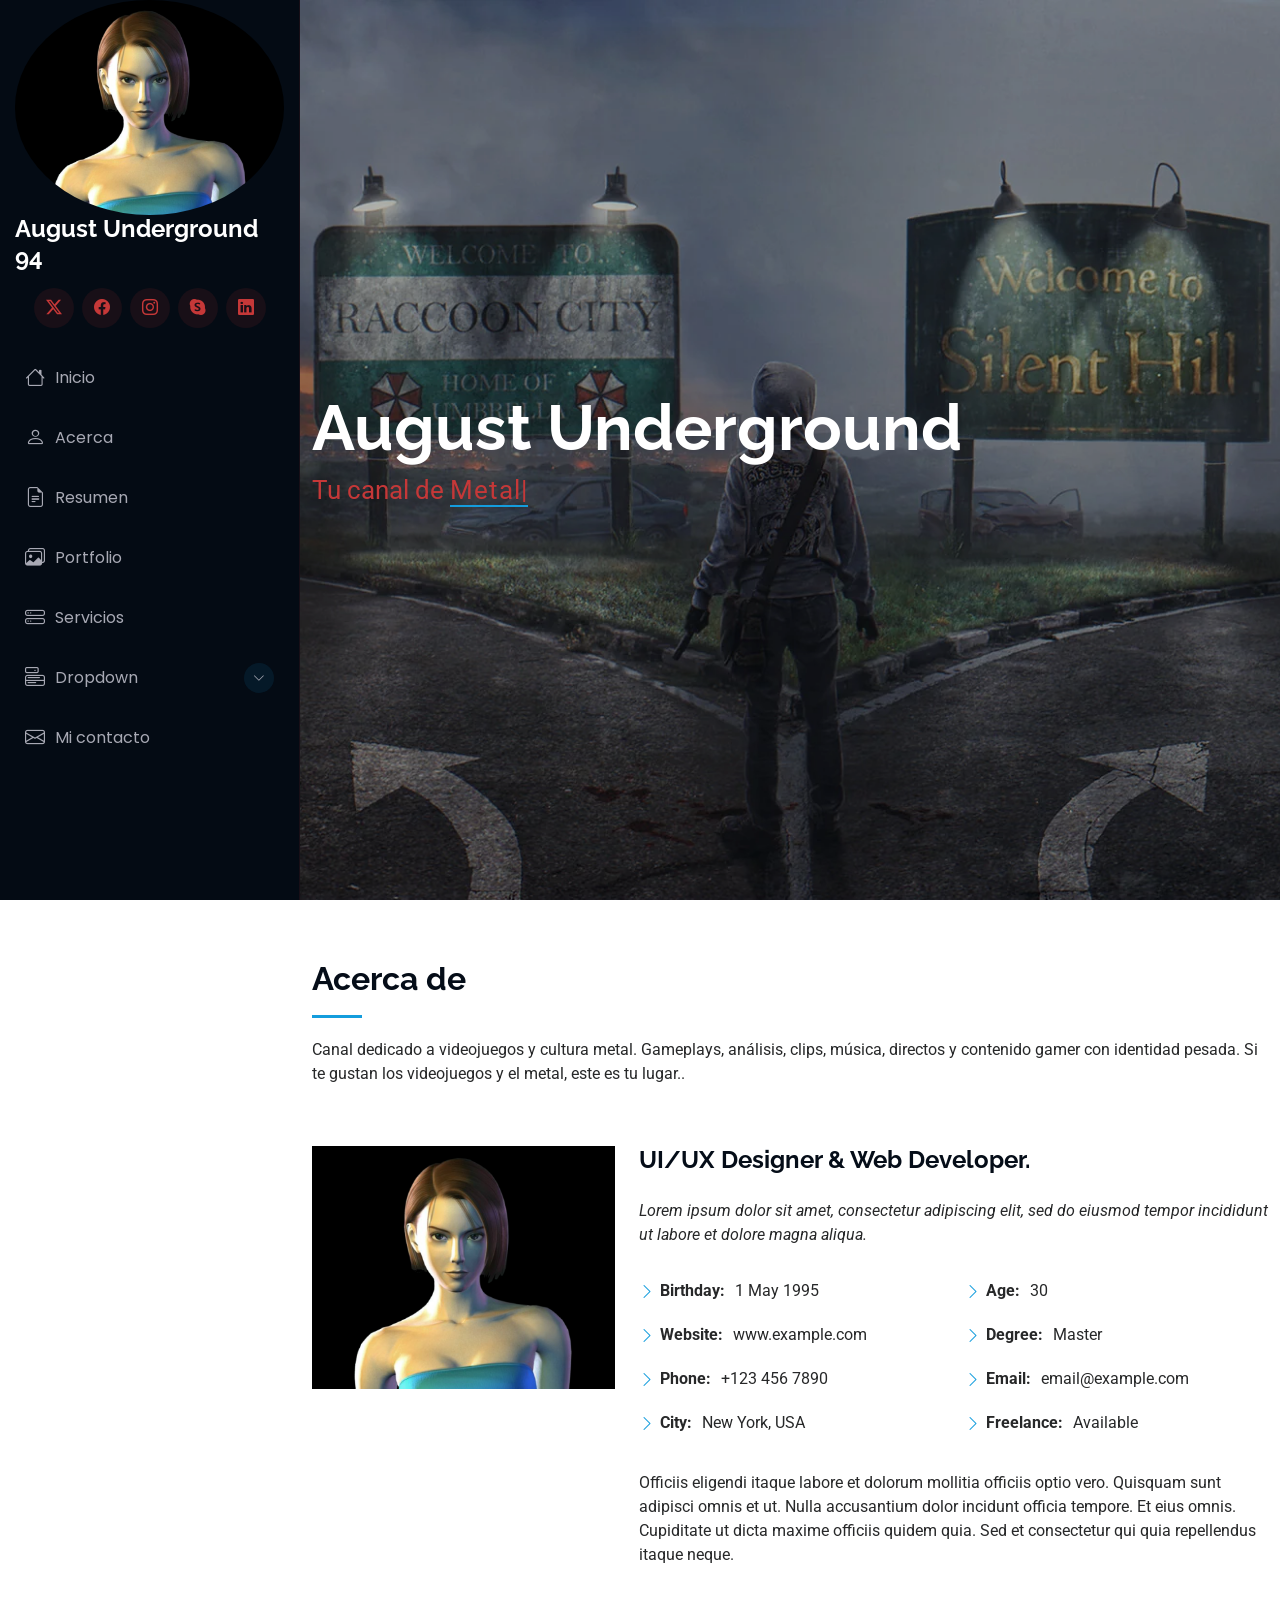
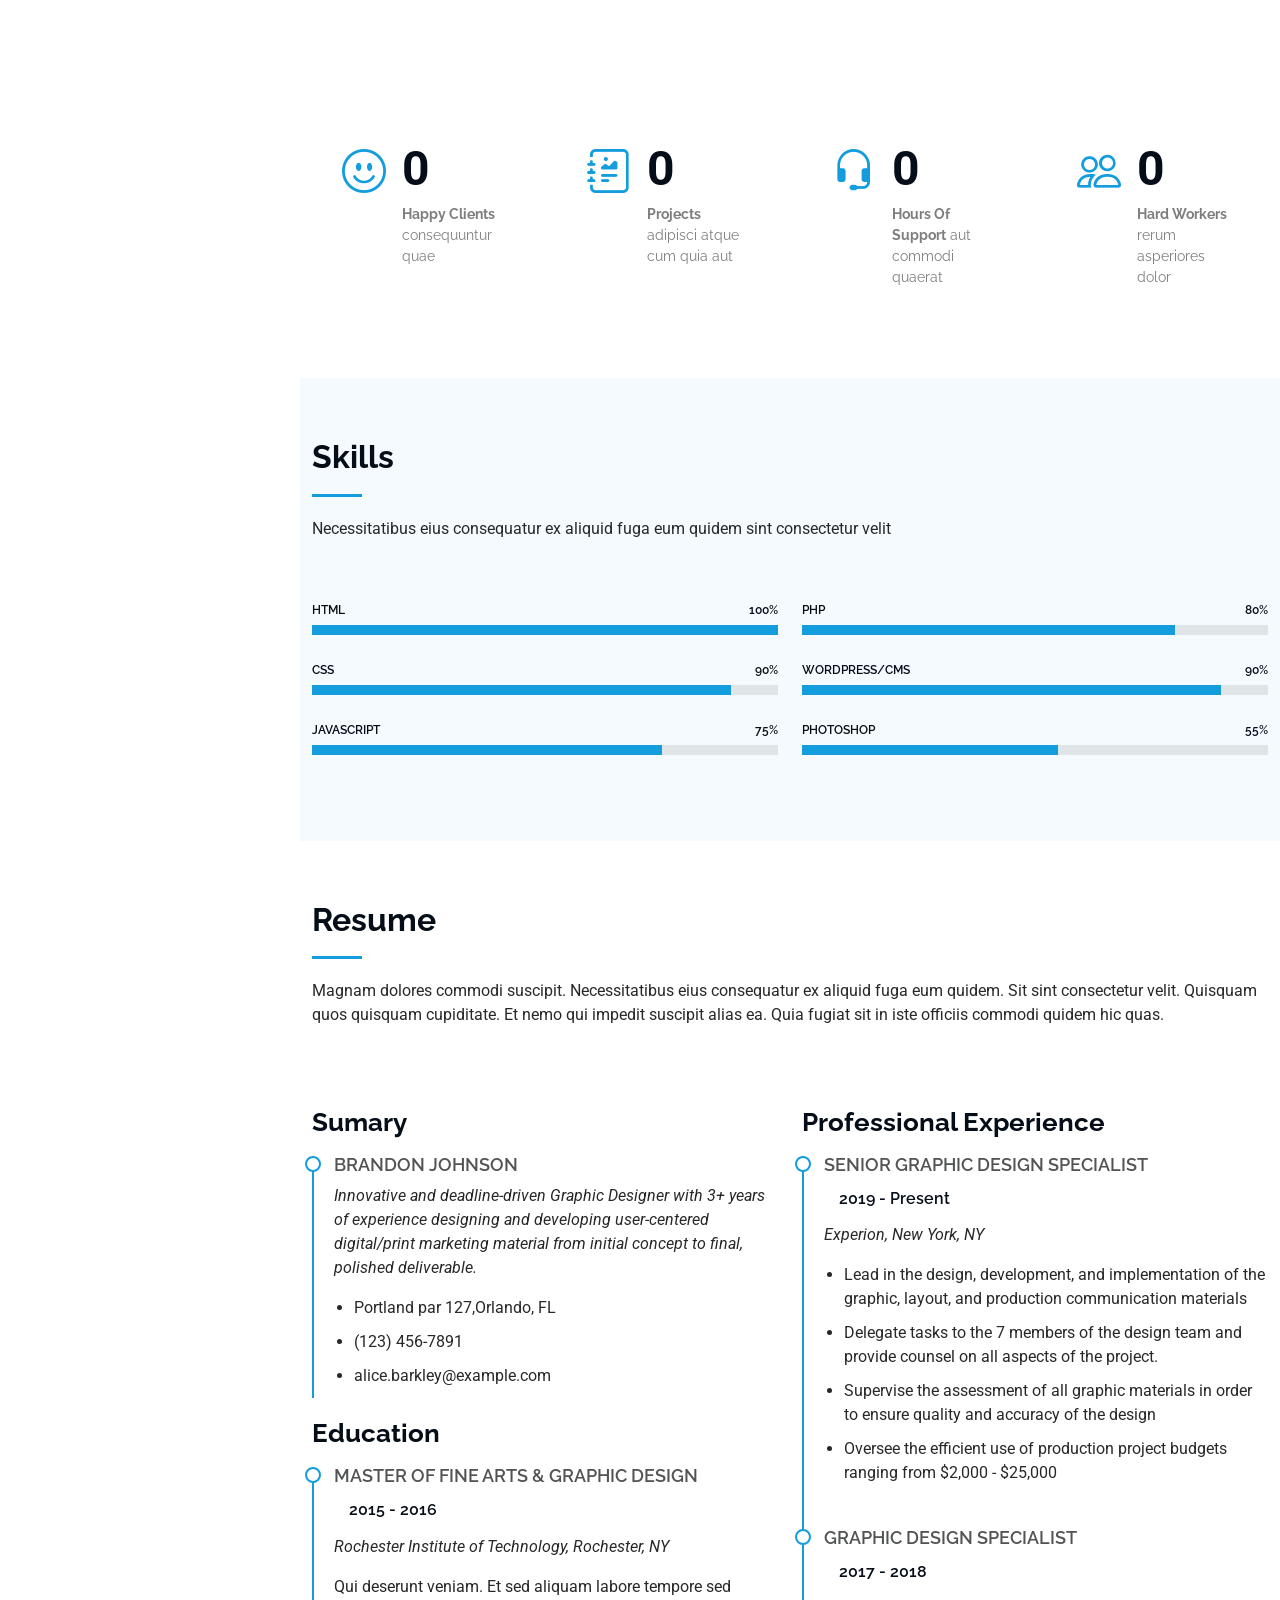
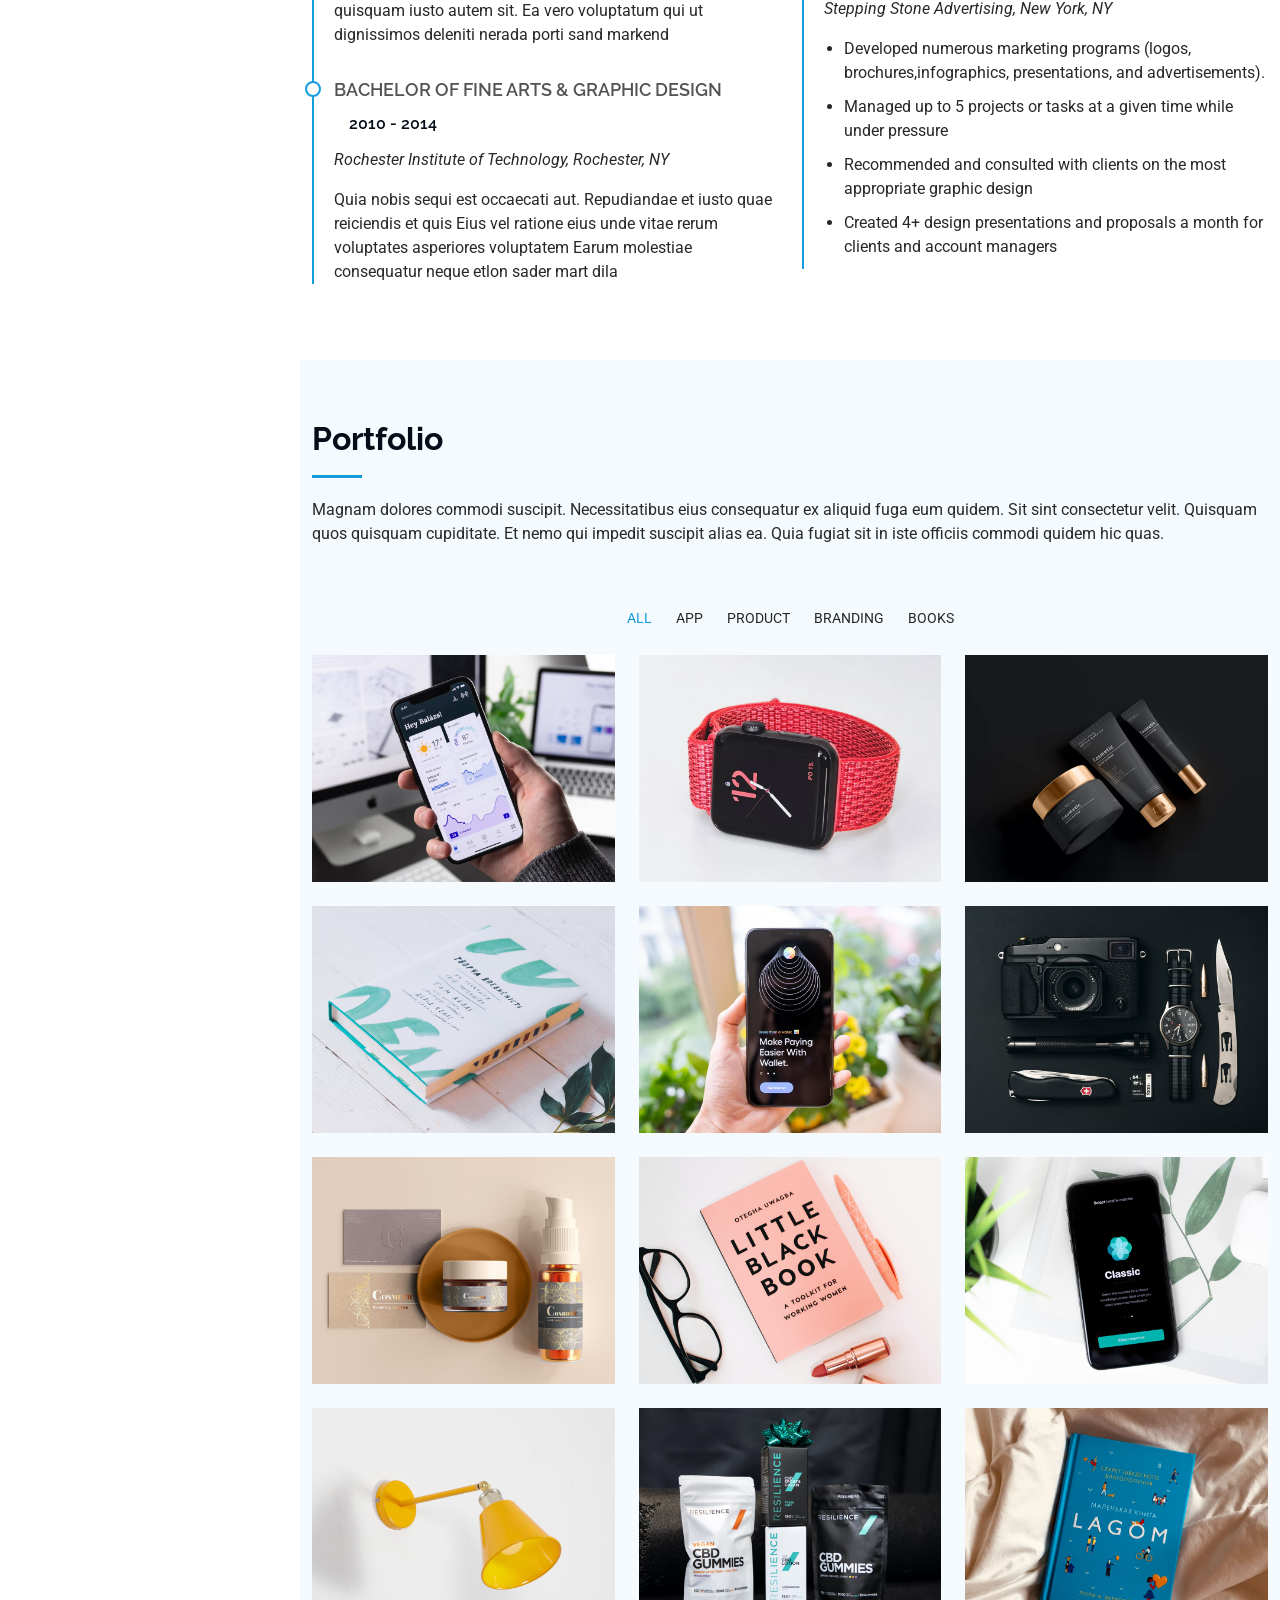
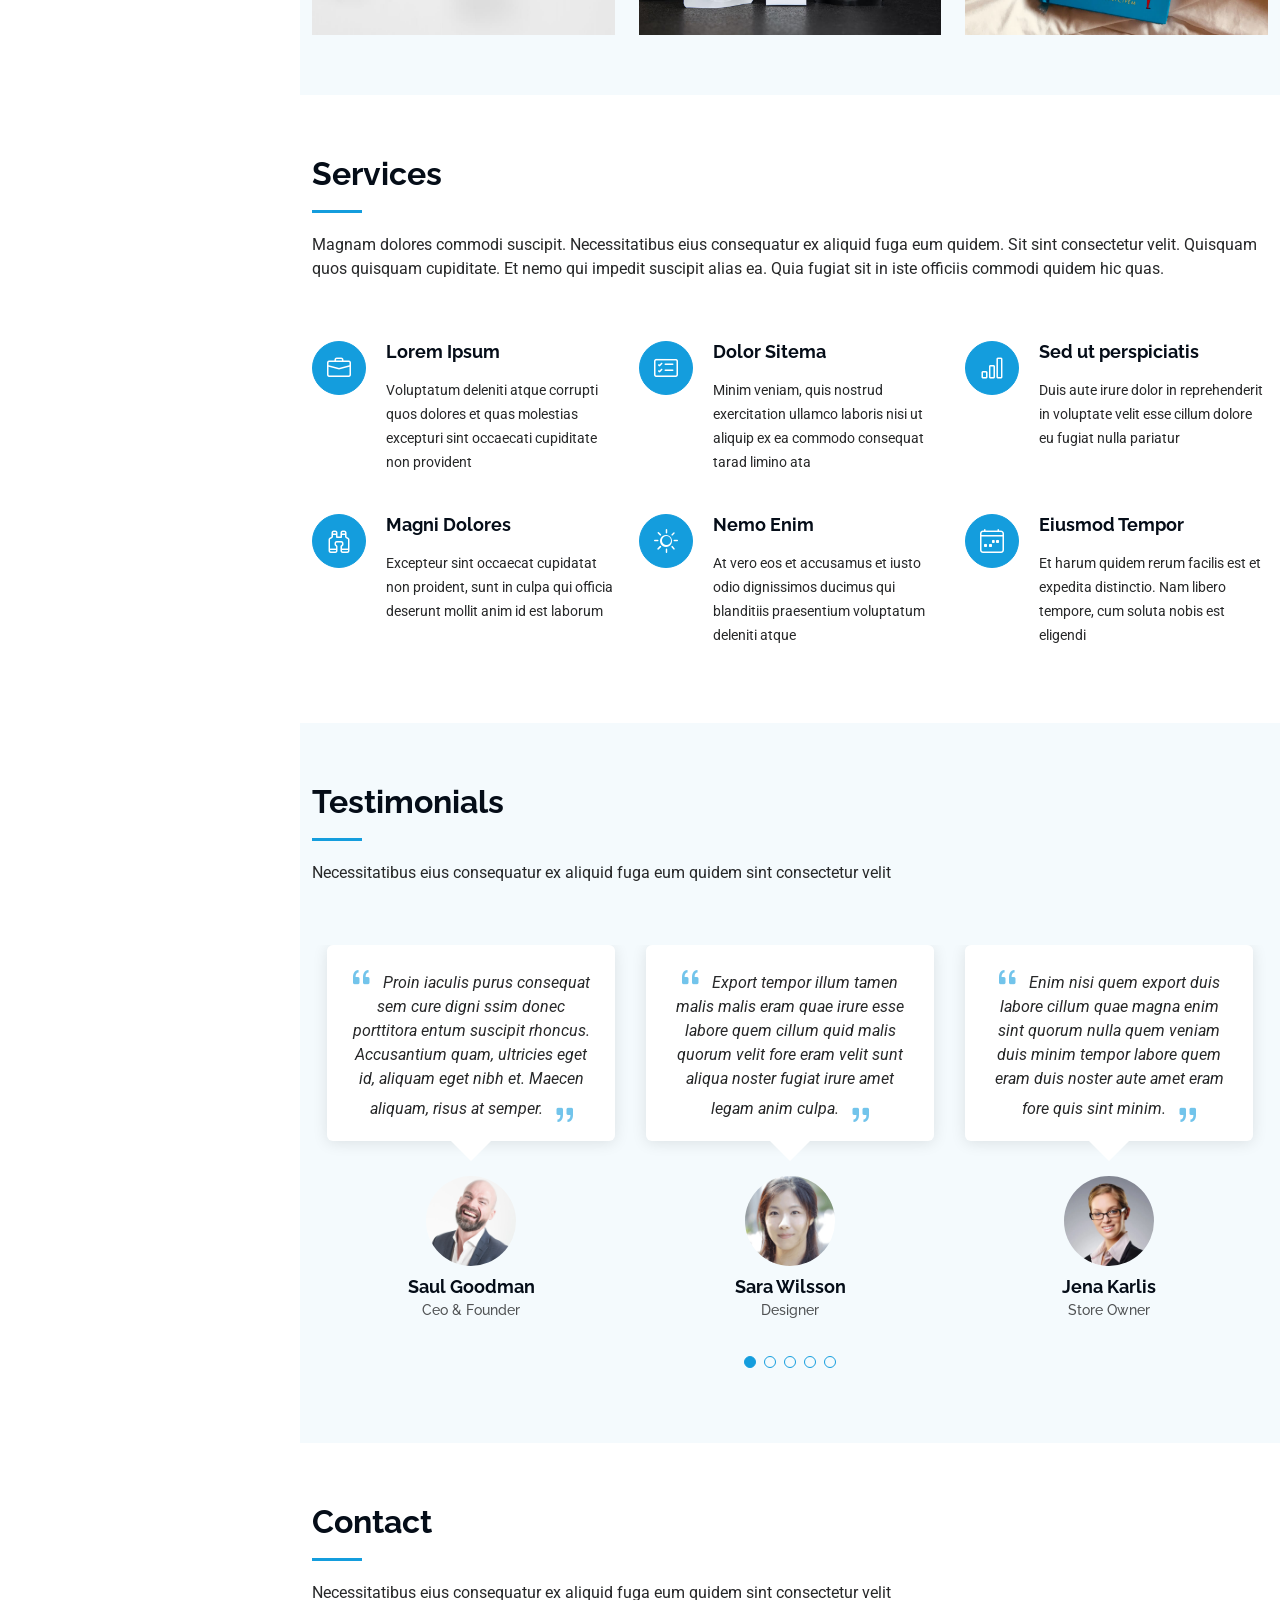
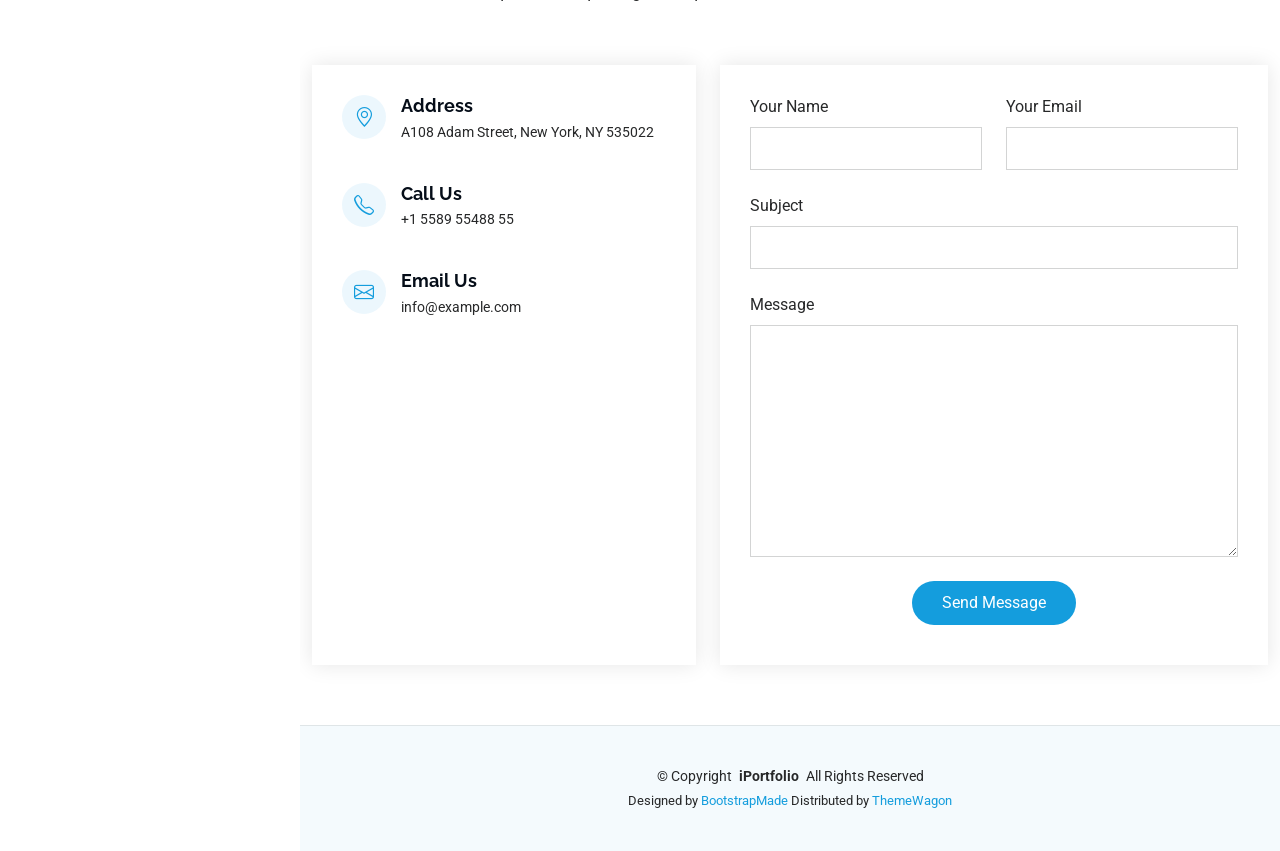
<file: index.html>
<!DOCTYPE html>
<html lang="en">

<head>
  <meta charset="utf-8">
  <meta content="width=device-width, initial-scale=1.0" name="viewport">
  <title>Index - iPortfolio Bootstrap Template</title>
  <meta content="" name="description">
  <meta content="" name="keywords">

  <!-- Favicons -->
  <link href="assets/img/favicon.png" rel="icon">
  <link href="assets/img/apple-touch-icon.png" rel="apple-touch-icon">

  <!-- Fonts -->
  <link href="https://fonts.googleapis.com" rel="preconnect">
  <link href="https://fonts.gstatic.com" rel="preconnect" crossorigin>
  <link
    href="https://fonts.googleapis.com/css2?family=Roboto:ital,wght@0,100;0,300;0,400;0,500;0,700;0,900;1,100;1,300;1,400;1,500;1,700;1,900&family=Poppins:ital,wght@0,100;0,200;0,300;0,400;0,500;0,600;0,700;0,800;0,900;1,100;1,200;1,300;1,400;1,500;1,600;1,700;1,800;1,900&family=Raleway:ital,wght@0,100;0,200;0,300;0,400;0,500;0,600;0,700;0,800;0,900;1,100;1,200;1,300;1,400;1,500;1,600;1,700;1,800;1,900&display=swap"
    rel="stylesheet">

  <!-- Vendor CSS Files -->
  <link href="assets/vendor/bootstrap/css/bootstrap.min.css" rel="stylesheet">
  <link href="assets/vendor/bootstrap-icons/bootstrap-icons.css" rel="stylesheet">
  <link href="assets/vendor/aos/aos.css" rel="stylesheet">
  <link href="assets/vendor/glightbox/css/glightbox.min.css" rel="stylesheet">
  <link href="assets/vendor/swiper/swiper-bundle.min.css" rel="stylesheet">

  <!-- Main CSS File -->
  <link href="assets/css/main.css" rel="stylesheet">

  <!-- =======================================================
  * Template Name: iPortfolio
  * Template URL: https://bootstrapmade.com/iportfolio-bootstrap-portfolio-websites-template/
  * Updated: Jun 29 2024 with Bootstrap v5.3.3
  * Author: BootstrapMade.com
  * License: https://bootstrapmade.com/license/
  ======================================================== -->
</head>

<body class="index-page">

  <header id="header" class="header dark-background d-flex flex-column">
    <i class="header-toggle d-xl-none bi bi-list"></i>

    <div class="profile-img">
      <img src="assets/img/profile-jill.png" alt="" class="img-fluid rounded-circle">
    </div>

    <a href="index.html" class="logo d-flex align-items-center justify-content-center">
      <!-- Uncomment the line below if you also wish to use an image logo -->
      <!-- <img src="assets/img/logo.png" alt=""> -->
      <h1 class="sitename">August Underground 94</h1>
    </a>

    <div class="social-links text-center">
      <a href="#" class="twitter"><i class="bi bi-twitter-x"></i></a>
      <a href="#" class="facebook"><i class="bi bi-facebook"></i></a>
      <a href="#" class="instagram"><i class="bi bi-instagram"></i></a>
      <a href="#" class="google-plus"><i class="bi bi-skype"></i></a>
      <a href="#" class="linkedin"><i class="bi bi-linkedin"></i></a>
    </div>

    <nav id="navmenu" class="navmenu">
      <ul>
        <li><a href="#Inicio" class="active"><i class="bi bi-house navicon"></i>Inicio</a></li>
        <li><a href="#Acerca"><i class="bi bi-person navicon"></i> Acerca</a></li>
        <li><a href="#Resumen"><i class="bi bi-file-earmark-text navicon"></i> Resumen</a></li>
        <li><a href="#portfolio"><i class="bi bi-images navicon"></i> Portfolio</a></li>
        <li><a href="#Servicios"><i class="bi bi-hdd-stack navicon"></i> Servicios</a></li>
        <li class="dropdown"><a href="#"><i class="bi bi-menu-button navicon"></i> <span>Dropdown</span> <i
              class="bi bi-chevron-down toggle-dropdown"></i></a>
          <ul>
            <li><a href="#">Dropdown 1</a></li>
            <li class="dropdown"><a href="#"><span>Deep Dropdown</span> <i
                  class="bi bi-chevron-down toggle-dropdown"></i></a>
              <ul>
                <li><a href="#">Deep Dropdown 1</a></li>
                <li><a href="#">Deep Dropdown 2</a></li>
                <li><a href="#">Deep Dropdown 3</a></li>
                <li><a href="#">Deep Dropdown 4</a></li>
                <li><a href="#">Deep Dropdown 5</a></li>
              </ul>
            </li>
            <li><a href="#">Dropdown 2</a></li>
            <li><a href="#">Dropdown 3</a></li>
            <li><a href="#">Dropdown 4</a></li>
          </ul>
        </li>
        <li><a href="#contacto"><i class="bi bi-envelope navicon"></i> Mi contacto</a></li>
      </ul>
    </nav>

  </header>

  <main class="main">

    <!-- Hero Section -->
    <section id="hero" class="hero section dark-background">

      <img src="assets/img/fondo-1.webp" alt="" data-aos="fade-in" class="">

      <div class="container" data-aos="fade-up" data-aos-delay="100">
        <h2>August Underground</h2>
        <p>Tu canal de <span class="typed" data-typed-items="Metal, Videojuegos, Peliculas, Anime">Metal</span><span
            class="typed-cursor typed-cursor--blink" aria-hidden="true"></span><span
            class="typed-cursor typed-cursor--blink" aria-hidden="true"></span></p>
      </div>

    </section><!-- /Hero Section -->

    <!-- About Section -->
    <section id="about" class="about section">

      <!-- Section Title -->
      <div class="container section-title" data-aos="fade-up">
        <h2>Acerca de</h2>
        <p>Canal dedicado a videojuegos y cultura metal.
          Gameplays, análisis, clips, música, directos y contenido gamer con identidad pesada.
          Si te gustan los videojuegos y el metal, este es tu lugar..</p>
      </div><!-- End Section Title -->

      <div class="container" data-aos="fade-up" data-aos-delay="100">

        <div class="row gy-4 justify-content-center">
          <div class="col-lg-4">
            <img src="assets/img/profile-jill.png" class="img-fluid" alt="">
          </div>
          <div class="col-lg-8 content">
            <h2>UI/UX Designer &amp; Web Developer.</h2>
            <p class="fst-italic py-3">
              Lorem ipsum dolor sit amet, consectetur adipiscing elit, sed do eiusmod tempor incididunt ut labore et
              dolore
              magna aliqua.
            </p>
            <div class="row">
              <div class="col-lg-6">
                <ul>
                  <li><i class="bi bi-chevron-right"></i> <strong>Birthday:</strong> <span>1 May 1995</span></li>
                  <li><i class="bi bi-chevron-right"></i> <strong>Website:</strong> <span>www.example.com</span></li>
                  <li><i class="bi bi-chevron-right"></i> <strong>Phone:</strong> <span>+123 456 7890</span></li>
                  <li><i class="bi bi-chevron-right"></i> <strong>City:</strong> <span>New York, USA</span></li>
                </ul>
              </div>
              <div class="col-lg-6">
                <ul>
                  <li><i class="bi bi-chevron-right"></i> <strong>Age:</strong> <span>30</span></li>
                  <li><i class="bi bi-chevron-right"></i> <strong>Degree:</strong> <span>Master</span></li>
                  <li><i class="bi bi-chevron-right"></i> <strong>Email:</strong> <span>email@example.com</span></li>
                  <li><i class="bi bi-chevron-right"></i> <strong>Freelance:</strong> <span>Available</span></li>
                </ul>
              </div>
            </div>
            <p class="py-3">
              Officiis eligendi itaque labore et dolorum mollitia officiis optio vero. Quisquam sunt adipisci omnis et
              ut. Nulla accusantium dolor incidunt officia tempore. Et eius omnis.
              Cupiditate ut dicta maxime officiis quidem quia. Sed et consectetur qui quia repellendus itaque neque.
            </p>
          </div>
        </div>

      </div>

    </section><!-- /About Section -->

    <!-- Stats Section -->
    <section id="stats" class="stats section">

      <div class="container" data-aos="fade-up" data-aos-delay="100">

        <div class="row gy-4">

          <div class="col-lg-3 col-md-6">
            <div class="stats-item">
              <i class="bi bi-emoji-smile"></i>
              <span data-purecounter-start="0" data-purecounter-end="232" data-purecounter-duration="1"
                class="purecounter"></span>
              <p><strong>Happy Clients</strong> <span>consequuntur quae</span></p>
            </div>
          </div><!-- End Stats Item -->

          <div class="col-lg-3 col-md-6">
            <div class="stats-item">
              <i class="bi bi-journal-richtext"></i>
              <span data-purecounter-start="0" data-purecounter-end="521" data-purecounter-duration="1"
                class="purecounter"></span>
              <p><strong>Projects</strong> <span>adipisci atque cum quia aut</span></p>
            </div>
          </div><!-- End Stats Item -->

          <div class="col-lg-3 col-md-6">
            <div class="stats-item">
              <i class="bi bi-headset"></i>
              <span data-purecounter-start="0" data-purecounter-end="1453" data-purecounter-duration="1"
                class="purecounter"></span>
              <p><strong>Hours Of Support</strong> <span>aut commodi quaerat</span></p>
            </div>
          </div><!-- End Stats Item -->

          <div class="col-lg-3 col-md-6">
            <div class="stats-item">
              <i class="bi bi-people"></i>
              <span data-purecounter-start="0" data-purecounter-end="32" data-purecounter-duration="1"
                class="purecounter"></span>
              <p><strong>Hard Workers</strong> <span>rerum asperiores dolor</span></p>
            </div>
          </div><!-- End Stats Item -->

        </div>

      </div>

    </section><!-- /Stats Section -->

    <!-- Skills Section -->
    <section id="skills" class="skills section light-background">

      <!-- Section Title -->
      <div class="container section-title" data-aos="fade-up">
        <h2>Skills</h2>
        <p>Necessitatibus eius consequatur ex aliquid fuga eum quidem sint consectetur velit</p>
      </div><!-- End Section Title -->

      <div class="container" data-aos="fade-up" data-aos-delay="100">

        <div class="row skills-content skills-animation">

          <div class="col-lg-6">

            <div class="progress">
              <span class="skill"><span>HTML</span> <i class="val">100%</i></span>
              <div class="progress-bar-wrap">
                <div class="progress-bar" role="progressbar" aria-valuenow="100" aria-valuemin="0" aria-valuemax="100">
                </div>
              </div>
            </div><!-- End Skills Item -->

            <div class="progress">
              <span class="skill"><span>CSS</span> <i class="val">90%</i></span>
              <div class="progress-bar-wrap">
                <div class="progress-bar" role="progressbar" aria-valuenow="90" aria-valuemin="0" aria-valuemax="100">
                </div>
              </div>
            </div><!-- End Skills Item -->

            <div class="progress">
              <span class="skill"><span>JavaScript</span> <i class="val">75%</i></span>
              <div class="progress-bar-wrap">
                <div class="progress-bar" role="progressbar" aria-valuenow="75" aria-valuemin="0" aria-valuemax="100">
                </div>
              </div>
            </div><!-- End Skills Item -->

          </div>

          <div class="col-lg-6">

            <div class="progress">
              <span class="skill"><span>PHP</span> <i class="val">80%</i></span>
              <div class="progress-bar-wrap">
                <div class="progress-bar" role="progressbar" aria-valuenow="80" aria-valuemin="0" aria-valuemax="100">
                </div>
              </div>
            </div><!-- End Skills Item -->

            <div class="progress">
              <span class="skill"><span>WordPress/CMS</span> <i class="val">90%</i></span>
              <div class="progress-bar-wrap">
                <div class="progress-bar" role="progressbar" aria-valuenow="90" aria-valuemin="0" aria-valuemax="100">
                </div>
              </div>
            </div><!-- End Skills Item -->

            <div class="progress">
              <span class="skill"><span>Photoshop</span> <i class="val">55%</i></span>
              <div class="progress-bar-wrap">
                <div class="progress-bar" role="progressbar" aria-valuenow="55" aria-valuemin="0" aria-valuemax="100">
                </div>
              </div>
            </div><!-- End Skills Item -->

          </div>

        </div>

      </div>

    </section><!-- /Skills Section -->

    <!-- Resume Section -->
    <section id="resume" class="resume section">

      <!-- Section Title -->
      <div class="container section-title" data-aos="fade-up">
        <h2>Resume</h2>
        <p>Magnam dolores commodi suscipit. Necessitatibus eius consequatur ex aliquid fuga eum quidem. Sit sint
          consectetur velit. Quisquam quos quisquam cupiditate. Et nemo qui impedit suscipit alias ea. Quia fugiat sit
          in iste officiis commodi quidem hic quas.</p>
      </div><!-- End Section Title -->

      <div class="container">

        <div class="row">

          <div class="col-lg-6" data-aos="fade-up" data-aos-delay="100">
            <h3 class="resume-title">Sumary</h3>

            <div class="resume-item pb-0">
              <h4>Brandon Johnson</h4>
              <p><em>Innovative and deadline-driven Graphic Designer with 3+ years of experience designing and
                  developing user-centered digital/print marketing material from initial concept to final, polished
                  deliverable.</em></p>
              <ul>
                <li>Portland par 127,Orlando, FL</li>
                <li>(123) 456-7891</li>
                <li>alice.barkley@example.com</li>
              </ul>
            </div><!-- Edn Resume Item -->

            <h3 class="resume-title">Education</h3>
            <div class="resume-item">
              <h4>Master of Fine Arts &amp; Graphic Design</h4>
              <h5>2015 - 2016</h5>
              <p><em>Rochester Institute of Technology, Rochester, NY</em></p>
              <p>Qui deserunt veniam. Et sed aliquam labore tempore sed quisquam iusto autem sit. Ea vero voluptatum qui
                ut dignissimos deleniti nerada porti sand markend</p>
            </div><!-- Edn Resume Item -->

            <div class="resume-item">
              <h4>Bachelor of Fine Arts &amp; Graphic Design</h4>
              <h5>2010 - 2014</h5>
              <p><em>Rochester Institute of Technology, Rochester, NY</em></p>
              <p>Quia nobis sequi est occaecati aut. Repudiandae et iusto quae reiciendis et quis Eius vel ratione eius
                unde vitae rerum voluptates asperiores voluptatem Earum molestiae consequatur neque etlon sader mart
                dila</p>
            </div><!-- Edn Resume Item -->

          </div>

          <div class="col-lg-6" data-aos="fade-up" data-aos-delay="200">
            <h3 class="resume-title">Professional Experience</h3>
            <div class="resume-item">
              <h4>Senior graphic design specialist</h4>
              <h5>2019 - Present</h5>
              <p><em>Experion, New York, NY </em></p>
              <ul>
                <li>Lead in the design, development, and implementation of the graphic, layout, and production
                  communication materials</li>
                <li>Delegate tasks to the 7 members of the design team and provide counsel on all aspects of the
                  project. </li>
                <li>Supervise the assessment of all graphic materials in order to ensure quality and accuracy of the
                  design</li>
                <li>Oversee the efficient use of production project budgets ranging from $2,000 - $25,000</li>
              </ul>
            </div><!-- Edn Resume Item -->

            <div class="resume-item">
              <h4>Graphic design specialist</h4>
              <h5>2017 - 2018</h5>
              <p><em>Stepping Stone Advertising, New York, NY</em></p>
              <ul>
                <li>Developed numerous marketing programs (logos, brochures,infographics, presentations, and
                  advertisements).</li>
                <li>Managed up to 5 projects or tasks at a given time while under pressure</li>
                <li>Recommended and consulted with clients on the most appropriate graphic design</li>
                <li>Created 4+ design presentations and proposals a month for clients and account managers</li>
              </ul>
            </div><!-- Edn Resume Item -->

          </div>

        </div>

      </div>

    </section><!-- /Resume Section -->

    <!-- Portfolio Section -->
    <section id="portfolio" class="portfolio section light-background">

      <!-- Section Title -->
      <div class="container section-title" data-aos="fade-up">
        <h2>Portfolio</h2>
        <p>Magnam dolores commodi suscipit. Necessitatibus eius consequatur ex aliquid fuga eum quidem. Sit sint
          consectetur velit. Quisquam quos quisquam cupiditate. Et nemo qui impedit suscipit alias ea. Quia fugiat sit
          in iste officiis commodi quidem hic quas.</p>
      </div><!-- End Section Title -->

      <div class="container">

        <div class="isotope-layout" data-default-filter="*" data-layout="masonry" data-sort="original-order">

          <ul class="portfolio-filters isotope-filters" data-aos="fade-up" data-aos-delay="100">
            <li data-filter="*" class="filter-active">All</li>
            <li data-filter=".filter-app">App</li>
            <li data-filter=".filter-product">Product</li>
            <li data-filter=".filter-branding">Branding</li>
            <li data-filter=".filter-books">Books</li>
          </ul><!-- End Portfolio Filters -->

          <div class="row gy-4 isotope-container" data-aos="fade-up" data-aos-delay="200">

            <div class="col-lg-4 col-md-6 portfolio-item isotope-item filter-app">
              <div class="portfolio-content h-100">
                <img src="assets/img/portfolio/app-1.jpg" class="img-fluid" alt="">
                <div class="portfolio-info">
                  <h4>App 1</h4>
                  <p>Lorem ipsum, dolor sit amet consectetur</p>
                  <a href="assets/img/portfolio/app-1.jpg" title="App 1" data-gallery="portfolio-gallery-app"
                    class="glightbox preview-link"><i class="bi bi-zoom-in"></i></a>
                  <a href="portfolio-details.html" title="More Details" class="details-link"><i
                      class="bi bi-link-45deg"></i></a>
                </div>
              </div>
            </div><!-- End Portfolio Item -->

            <div class="col-lg-4 col-md-6 portfolio-item isotope-item filter-product">
              <div class="portfolio-content h-100">
                <img src="assets/img/portfolio/product-1.jpg" class="img-fluid" alt="">
                <div class="portfolio-info">
                  <h4>Product 1</h4>
                  <p>Lorem ipsum, dolor sit amet consectetur</p>
                  <a href="assets/img/portfolio/product-1.jpg" title="Product 1"
                    data-gallery="portfolio-gallery-product" class="glightbox preview-link"><i
                      class="bi bi-zoom-in"></i></a>
                  <a href="portfolio-details.html" title="More Details" class="details-link"><i
                      class="bi bi-link-45deg"></i></a>
                </div>
              </div>
            </div><!-- End Portfolio Item -->

            <div class="col-lg-4 col-md-6 portfolio-item isotope-item filter-branding">
              <div class="portfolio-content h-100">
                <img src="assets/img/portfolio/branding-1.jpg" class="img-fluid" alt="">
                <div class="portfolio-info">
                  <h4>Branding 1</h4>
                  <p>Lorem ipsum, dolor sit amet consectetur</p>
                  <a href="assets/img/portfolio/branding-1.jpg" title="Branding 1"
                    data-gallery="portfolio-gallery-branding" class="glightbox preview-link"><i
                      class="bi bi-zoom-in"></i></a>
                  <a href="portfolio-details.html" title="More Details" class="details-link"><i
                      class="bi bi-link-45deg"></i></a>
                </div>
              </div>
            </div><!-- End Portfolio Item -->

            <div class="col-lg-4 col-md-6 portfolio-item isotope-item filter-books">
              <div class="portfolio-content h-100">
                <img src="assets/img/portfolio/books-1.jpg" class="img-fluid" alt="">
                <div class="portfolio-info">
                  <h4>Books 1</h4>
                  <p>Lorem ipsum, dolor sit amet consectetur</p>
                  <a href="assets/img/portfolio/books-1.jpg" title="Branding 1" data-gallery="portfolio-gallery-book"
                    class="glightbox preview-link"><i class="bi bi-zoom-in"></i></a>
                  <a href="portfolio-details.html" title="More Details" class="details-link"><i
                      class="bi bi-link-45deg"></i></a>
                </div>
              </div>
            </div><!-- End Portfolio Item -->

            <div class="col-lg-4 col-md-6 portfolio-item isotope-item filter-app">
              <div class="portfolio-content h-100">
                <img src="assets/img/portfolio/app-2.jpg" class="img-fluid" alt="">
                <div class="portfolio-info">
                  <h4>App 2</h4>
                  <p>Lorem ipsum, dolor sit amet consectetur</p>
                  <a href="assets/img/portfolio/app-2.jpg" title="App 2" data-gallery="portfolio-gallery-app"
                    class="glightbox preview-link"><i class="bi bi-zoom-in"></i></a>
                  <a href="portfolio-details.html" title="More Details" class="details-link"><i
                      class="bi bi-link-45deg"></i></a>
                </div>
              </div>
            </div><!-- End Portfolio Item -->

            <div class="col-lg-4 col-md-6 portfolio-item isotope-item filter-product">
              <div class="portfolio-content h-100">
                <img src="assets/img/portfolio/product-2.jpg" class="img-fluid" alt="">
                <div class="portfolio-info">
                  <h4>Product 2</h4>
                  <p>Lorem ipsum, dolor sit amet consectetur</p>
                  <a href="assets/img/portfolio/product-2.jpg" title="Product 2"
                    data-gallery="portfolio-gallery-product" class="glightbox preview-link"><i
                      class="bi bi-zoom-in"></i></a>
                  <a href="portfolio-details.html" title="More Details" class="details-link"><i
                      class="bi bi-link-45deg"></i></a>
                </div>
              </div>
            </div><!-- End Portfolio Item -->

            <div class="col-lg-4 col-md-6 portfolio-item isotope-item filter-branding">
              <div class="portfolio-content h-100">
                <img src="assets/img/portfolio/branding-2.jpg" class="img-fluid" alt="">
                <div class="portfolio-info">
                  <h4>Branding 2</h4>
                  <p>Lorem ipsum, dolor sit amet consectetur</p>
                  <a href="assets/img/portfolio/branding-2.jpg" title="Branding 2"
                    data-gallery="portfolio-gallery-branding" class="glightbox preview-link"><i
                      class="bi bi-zoom-in"></i></a>
                  <a href="portfolio-details.html" title="More Details" class="details-link"><i
                      class="bi bi-link-45deg"></i></a>
                </div>
              </div>
            </div><!-- End Portfolio Item -->

            <div class="col-lg-4 col-md-6 portfolio-item isotope-item filter-books">
              <div class="portfolio-content h-100">
                <img src="assets/img/portfolio/books-2.jpg" class="img-fluid" alt="">
                <div class="portfolio-info">
                  <h4>Books 2</h4>
                  <p>Lorem ipsum, dolor sit amet consectetur</p>
                  <a href="assets/img/portfolio/books-2.jpg" title="Branding 2" data-gallery="portfolio-gallery-book"
                    class="glightbox preview-link"><i class="bi bi-zoom-in"></i></a>
                  <a href="portfolio-details.html" title="More Details" class="details-link"><i
                      class="bi bi-link-45deg"></i></a>
                </div>
              </div>
            </div><!-- End Portfolio Item -->

            <div class="col-lg-4 col-md-6 portfolio-item isotope-item filter-app">
              <div class="portfolio-content h-100">
                <img src="assets/img/portfolio/app-3.jpg" class="img-fluid" alt="">
                <div class="portfolio-info">
                  <h4>App 3</h4>
                  <p>Lorem ipsum, dolor sit amet consectetur</p>
                  <a href="assets/img/portfolio/app-3.jpg" title="App 3" data-gallery="portfolio-gallery-app"
                    class="glightbox preview-link"><i class="bi bi-zoom-in"></i></a>
                  <a href="portfolio-details.html" title="More Details" class="details-link"><i
                      class="bi bi-link-45deg"></i></a>
                </div>
              </div>
            </div><!-- End Portfolio Item -->

            <div class="col-lg-4 col-md-6 portfolio-item isotope-item filter-product">
              <div class="portfolio-content h-100">
                <img src="assets/img/portfolio/product-3.jpg" class="img-fluid" alt="">
                <div class="portfolio-info">
                  <h4>Product 3</h4>
                  <p>Lorem ipsum, dolor sit amet consectetur</p>
                  <a href="assets/img/portfolio/product-3.jpg" title="Product 3"
                    data-gallery="portfolio-gallery-product" class="glightbox preview-link"><i
                      class="bi bi-zoom-in"></i></a>
                  <a href="portfolio-details.html" title="More Details" class="details-link"><i
                      class="bi bi-link-45deg"></i></a>
                </div>
              </div>
            </div><!-- End Portfolio Item -->

            <div class="col-lg-4 col-md-6 portfolio-item isotope-item filter-branding">
              <div class="portfolio-content h-100">
                <img src="assets/img/portfolio/branding-3.jpg" class="img-fluid" alt="">
                <div class="portfolio-info">
                  <h4>Branding 3</h4>
                  <p>Lorem ipsum, dolor sit amet consectetur</p>
                  <a href="assets/img/portfolio/branding-3.jpg" title="Branding 2"
                    data-gallery="portfolio-gallery-branding" class="glightbox preview-link"><i
                      class="bi bi-zoom-in"></i></a>
                  <a href="portfolio-details.html" title="More Details" class="details-link"><i
                      class="bi bi-link-45deg"></i></a>
                </div>
              </div>
            </div><!-- End Portfolio Item -->

            <div class="col-lg-4 col-md-6 portfolio-item isotope-item filter-books">
              <div class="portfolio-content h-100">
                <img src="assets/img/portfolio/books-3.jpg" class="img-fluid" alt="">
                <div class="portfolio-info">
                  <h4>Books 3</h4>
                  <p>Lorem ipsum, dolor sit amet consectetur</p>
                  <a href="assets/img/portfolio/books-3.jpg" title="Branding 3" data-gallery="portfolio-gallery-book"
                    class="glightbox preview-link"><i class="bi bi-zoom-in"></i></a>
                  <a href="portfolio-details.html" title="More Details" class="details-link"><i
                      class="bi bi-link-45deg"></i></a>
                </div>
              </div>
            </div><!-- End Portfolio Item -->

          </div><!-- End Portfolio Container -->

        </div>

      </div>

    </section><!-- /Portfolio Section -->

    <!-- Services Section -->
    <section id="services" class="services section">

      <!-- Section Title -->
      <div class="container section-title" data-aos="fade-up">
        <h2>Services</h2>
        <p>Magnam dolores commodi suscipit. Necessitatibus eius consequatur ex aliquid fuga eum quidem. Sit sint
          consectetur velit. Quisquam quos quisquam cupiditate. Et nemo qui impedit suscipit alias ea. Quia fugiat sit
          in iste officiis commodi quidem hic quas.</p>
      </div><!-- End Section Title -->

      <div class="container">

        <div class="row gy-4">

          <div class="col-lg-4 col-md-6 service-item d-flex" data-aos="fade-up" data-aos-delay="100">
            <div class="icon flex-shrink-0"><i class="bi bi-briefcase"></i></div>
            <div>
              <h4 class="title"><a href="service-details.html" class="stretched-link">Lorem Ipsum</a></h4>
              <p class="description">Voluptatum deleniti atque corrupti quos dolores et quas molestias excepturi sint
                occaecati cupiditate non provident</p>
            </div>
          </div>
          <!-- End Service Item -->

          <div class="col-lg-4 col-md-6 service-item d-flex" data-aos="fade-up" data-aos-delay="200">
            <div class="icon flex-shrink-0"><i class="bi bi-card-checklist"></i></div>
            <div>
              <h4 class="title"><a href="service-details.html" class="stretched-link">Dolor Sitema</a></h4>
              <p class="description">Minim veniam, quis nostrud exercitation ullamco laboris nisi ut aliquip ex ea
                commodo consequat tarad limino ata</p>
            </div>
          </div><!-- End Service Item -->

          <div class="col-lg-4 col-md-6 service-item d-flex" data-aos="fade-up" data-aos-delay="300">
            <div class="icon flex-shrink-0"><i class="bi bi-bar-chart"></i></div>
            <div>
              <h4 class="title"><a href="service-details.html" class="stretched-link">Sed ut perspiciatis</a></h4>
              <p class="description">Duis aute irure dolor in reprehenderit in voluptate velit esse cillum dolore eu
                fugiat nulla pariatur</p>
            </div>
          </div><!-- End Service Item -->

          <div class="col-lg-4 col-md-6 service-item d-flex" data-aos="fade-up" data-aos-delay="400">
            <div class="icon flex-shrink-0"><i class="bi bi-binoculars"></i></div>
            <div>
              <h4 class="title"><a href="service-details.html" class="stretched-link">Magni Dolores</a></h4>
              <p class="description">Excepteur sint occaecat cupidatat non proident, sunt in culpa qui officia deserunt
                mollit anim id est laborum</p>
            </div>
          </div><!-- End Service Item -->

          <div class="col-lg-4 col-md-6 service-item d-flex" data-aos="fade-up" data-aos-delay="500">
            <div class="icon flex-shrink-0"><i class="bi bi-brightness-high"></i></div>
            <div>
              <h4 class="title"><a href="service-details.html" class="stretched-link">Nemo Enim</a></h4>
              <p class="description">At vero eos et accusamus et iusto odio dignissimos ducimus qui blanditiis
                praesentium voluptatum deleniti atque</p>
            </div>
          </div><!-- End Service Item -->

          <div class="col-lg-4 col-md-6 service-item d-flex" data-aos="fade-up" data-aos-delay="600">
            <div class="icon flex-shrink-0"><i class="bi bi-calendar4-week"></i></div>
            <div>
              <h4 class="title"><a href="service-details.html" class="stretched-link">Eiusmod Tempor</a></h4>
              <p class="description">Et harum quidem rerum facilis est et expedita distinctio. Nam libero tempore, cum
                soluta nobis est eligendi</p>
            </div>
          </div><!-- End Service Item -->

        </div>

      </div>

    </section><!-- /Services Section -->

    <!-- Testimonials Section -->
    <section id="testimonials" class="testimonials section light-background">

      <!-- Section Title -->
      <div class="container section-title" data-aos="fade-up">
        <h2>Testimonials</h2>
        <p>Necessitatibus eius consequatur ex aliquid fuga eum quidem sint consectetur velit</p>
      </div><!-- End Section Title -->

      <div class="container" data-aos="fade-up" data-aos-delay="100">

        <div class="swiper init-swiper">
          <script type="application/json" class="swiper-config">
            {
              "loop": true,
              "speed": 600,
              "autoplay": {
                "delay": 5000
              },
              "slidesPerView": "auto",
              "pagination": {
                "el": ".swiper-pagination",
                "type": "bullets",
                "clickable": true
              },
              "breakpoints": {
                "320": {
                  "slidesPerView": 1,
                  "spaceBetween": 40
                },
                "1200": {
                  "slidesPerView": 3,
                  "spaceBetween": 1
                }
              }
            }
          </script>
          <div class="swiper-wrapper">

            <div class="swiper-slide">
              <div class="testimonial-item">
                <p>
                  <i class="bi bi-quote quote-icon-left"></i>
                  <span>Proin iaculis purus consequat sem cure digni ssim donec porttitora entum suscipit rhoncus.
                    Accusantium quam, ultricies eget id, aliquam eget nibh et. Maecen aliquam, risus at semper.</span>
                  <i class="bi bi-quote quote-icon-right"></i>
                </p>
                <img src="assets/img/testimonials/testimonials-1.jpg" class="testimonial-img" alt="">
                <h3>Saul Goodman</h3>
                <h4>Ceo &amp; Founder</h4>
              </div>
            </div><!-- End testimonial item -->

            <div class="swiper-slide">
              <div class="testimonial-item">
                <p>
                  <i class="bi bi-quote quote-icon-left"></i>
                  <span>Export tempor illum tamen malis malis eram quae irure esse labore quem cillum quid malis quorum
                    velit fore eram velit sunt aliqua noster fugiat irure amet legam anim culpa.</span>
                  <i class="bi bi-quote quote-icon-right"></i>
                </p>
                <img src="assets/img/testimonials/testimonials-2.jpg" class="testimonial-img" alt="">
                <h3>Sara Wilsson</h3>
                <h4>Designer</h4>
              </div>
            </div><!-- End testimonial item -->

            <div class="swiper-slide">
              <div class="testimonial-item">
                <p>
                  <i class="bi bi-quote quote-icon-left"></i>
                  <span>Enim nisi quem export duis labore cillum quae magna enim sint quorum nulla quem veniam duis
                    minim tempor labore quem eram duis noster aute amet eram fore quis sint minim.</span>
                  <i class="bi bi-quote quote-icon-right"></i>
                </p>
                <img src="assets/img/testimonials/testimonials-3.jpg" class="testimonial-img" alt="">
                <h3>Jena Karlis</h3>
                <h4>Store Owner</h4>
              </div>
            </div><!-- End testimonial item -->

            <div class="swiper-slide">
              <div class="testimonial-item">
                <p>
                  <i class="bi bi-quote quote-icon-left"></i>
                  <span>Fugiat enim eram quae cillum dolore dolor amet nulla culpa multos export minim fugiat dolor enim
                    duis veniam ipsum anim magna sunt elit fore quem dolore labore illum veniam.</span>
                  <i class="bi bi-quote quote-icon-right"></i>
                </p>
                <img src="assets/img/testimonials/testimonials-4.jpg" class="testimonial-img" alt="">
                <h3>Matt Brandon</h3>
                <h4>Freelancer</h4>
              </div>
            </div><!-- End testimonial item -->

            <div class="swiper-slide">
              <div class="testimonial-item">
                <p>
                  <i class="bi bi-quote quote-icon-left"></i>
                  <span>Quis quorum aliqua sint quem legam fore sunt eram irure aliqua veniam tempor noster veniam sunt
                    culpa nulla illum cillum fugiat legam esse veniam culpa fore nisi cillum quid.</span>
                  <i class="bi bi-quote quote-icon-right"></i>
                </p>
                <img src="assets/img/testimonials/testimonials-5.jpg" class="testimonial-img" alt="">
                <h3>John Larson</h3>
                <h4>Entrepreneur</h4>
              </div>
            </div><!-- End testimonial item -->

          </div>
          <div class="swiper-pagination"></div>
        </div>

      </div>

    </section><!-- /Testimonials Section -->

    <!-- Contact Section -->
    <section id="contact" class="contact section">

      <!-- Section Title -->
      <div class="container section-title" data-aos="fade-up">
        <h2>Contact</h2>
        <p>Necessitatibus eius consequatur ex aliquid fuga eum quidem sint consectetur velit</p>
      </div><!-- End Section Title -->

      <div class="container" data-aos="fade-up" data-aos-delay="100">

        <div class="row gy-4">

          <div class="col-lg-5">

            <div class="info-wrap">
              <div class="info-item d-flex" data-aos="fade-up" data-aos-delay="200">
                <i class="bi bi-geo-alt flex-shrink-0"></i>
                <div>
                  <h3>Address</h3>
                  <p>A108 Adam Street, New York, NY 535022</p>
                </div>
              </div><!-- End Info Item -->

              <div class="info-item d-flex" data-aos="fade-up" data-aos-delay="300">
                <i class="bi bi-telephone flex-shrink-0"></i>
                <div>
                  <h3>Call Us</h3>
                  <p>+1 5589 55488 55</p>
                </div>
              </div><!-- End Info Item -->

              <div class="info-item d-flex" data-aos="fade-up" data-aos-delay="400">
                <i class="bi bi-envelope flex-shrink-0"></i>
                <div>
                  <h3>Email Us</h3>
                  <p>info@example.com</p>
                </div>
              </div><!-- End Info Item -->

              <iframe
                src="https://www.google.com/maps/embed?pb=!1m14!1m8!1m3!1d48389.78314118045!2d-74.006138!3d40.710059!3m2!1i1024!2i768!4f13.1!3m3!1m2!1s0x89c25a22a3bda30d%3A0xb89d1fe6bc499443!2sDowntown%20Conference%20Center!5e0!3m2!1sen!2sus!4v1676961268712!5m2!1sen!2sus"
                frameborder="0" style="border:0; width: 100%; height: 270px;" allowfullscreen="" loading="lazy"
                referrerpolicy="no-referrer-when-downgrade"></iframe>
            </div>
          </div>

          <div class="col-lg-7">
            <form action="forms/contact.php" method="post" class="php-email-form" data-aos="fade-up"
              data-aos-delay="200">
              <div class="row gy-4">

                <div class="col-md-6">
                  <label for="name-field" class="pb-2">Your Name</label>
                  <input type="text" name="name" id="name-field" class="form-control" required="">
                </div>

                <div class="col-md-6">
                  <label for="email-field" class="pb-2">Your Email</label>
                  <input type="email" class="form-control" name="email" id="email-field" required="">
                </div>

                <div class="col-md-12">
                  <label for="subject-field" class="pb-2">Subject</label>
                  <input type="text" class="form-control" name="subject" id="subject-field" required="">
                </div>

                <div class="col-md-12">
                  <label for="message-field" class="pb-2">Message</label>
                  <textarea class="form-control" name="message" rows="10" id="message-field" required=""></textarea>
                </div>

                <div class="col-md-12 text-center">
                  <div class="loading">Loading</div>
                  <div class="error-message"></div>
                  <div class="sent-message">Your message has been sent. Thank you!</div>

                  <button type="submit">Send Message</button>
                </div>

              </div>
            </form>
          </div><!-- End Contact Form -->

        </div>

      </div>

    </section><!-- /Contact Section -->

  </main>

  <footer id="footer" class="footer position-relative light-background">

    <div class="container">
      <div class="copyright text-center ">
        <p>© <span>Copyright</span> <strong class="px-1 sitename">iPortfolio</strong> <span>All Rights Reserved</span>
        </p>
      </div>
      <div class="credits">
        <!-- All the links in the footer should remain intact. -->
        <!-- You can delete the links only if you've purchased the pro version. -->
        <!-- Licensing information: https://bootstrapmade.com/license/ -->
        <!-- Purchase the pro version with working PHP/AJAX contact form: [buy-url] -->
        Designed by <a href="https://bootstrapmade.com/">BootstrapMade</a> Distributed by <a
          href="https://themewagon.com">ThemeWagon</a>
      </div>
    </div>

  </footer>

  <!-- Scroll Top -->
  <a href="#" id="scroll-top" class="scroll-top d-flex align-items-center justify-content-center"><i
      class="bi bi-arrow-up-short"></i></a>

  <!-- Preloader -->
  <div id="preloader"></div>

  <!-- Vendor JS Files -->
  <script src="assets/vendor/bootstrap/js/bootstrap.bundle.min.js"></script>
  <script src="assets/vendor/php-email-form/validate.js"></script>
  <script src="assets/vendor/aos/aos.js"></script>
  <script src="assets/vendor/typed.js/typed.umd.js"></script>
  <script src="assets/vendor/purecounter/purecounter_vanilla.js"></script>
  <script src="assets/vendor/waypoints/noframework.waypoints.js"></script>
  <script src="assets/vendor/glightbox/js/glightbox.min.js"></script>
  <script src="assets/vendor/imagesloaded/imagesloaded.pkgd.min.js"></script>
  <script src="assets/vendor/isotope-layout/isotope.pkgd.min.js"></script>
  <script src="assets/vendor/swiper/swiper-bundle.min.js"></script>

  <!-- Main JS File -->
  <script src="assets/js/main.js"></script>

</body>

</html>
</file>
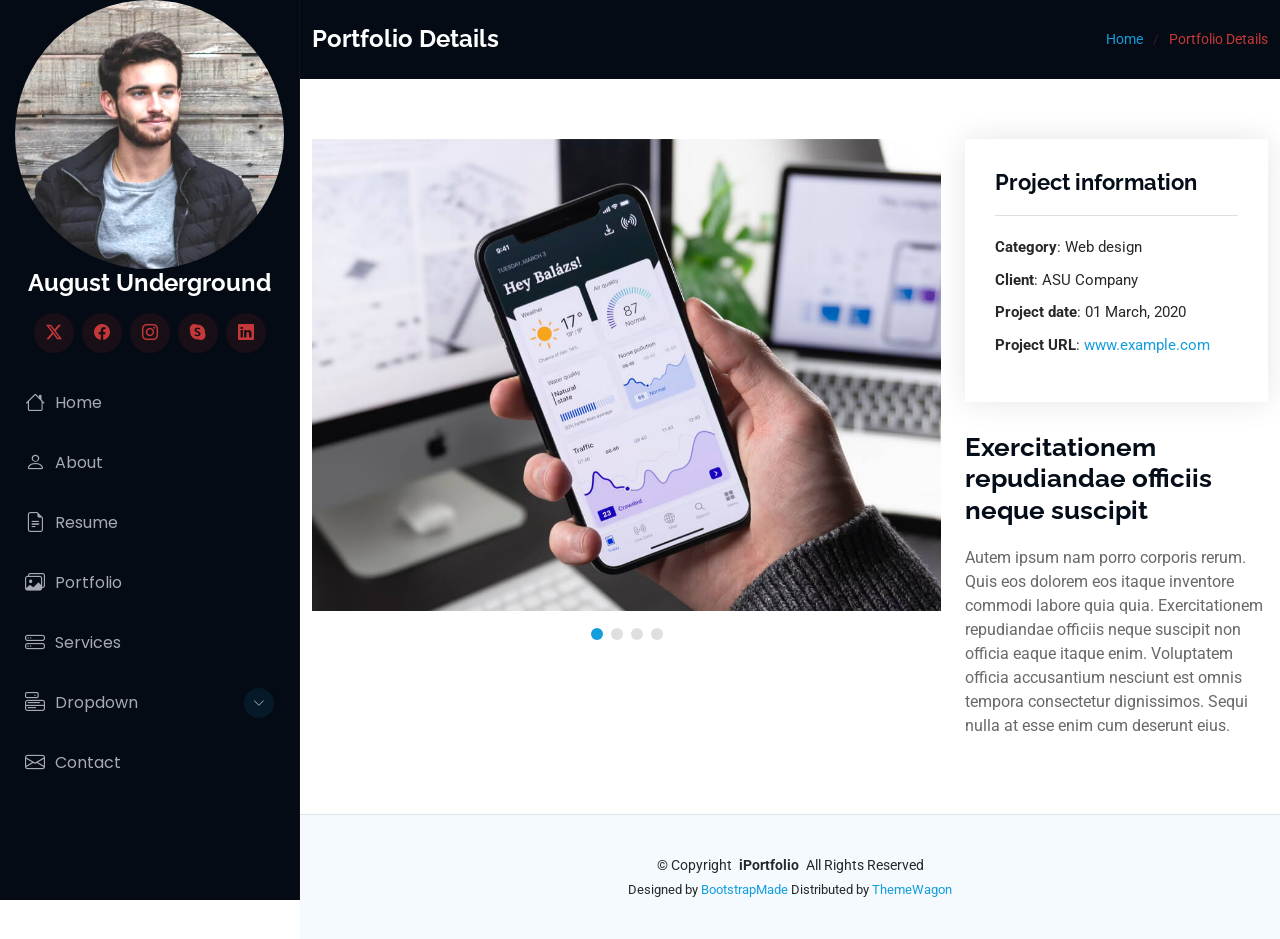
<file: portfolio-details.html>
<!DOCTYPE html>
<html lang="en">

<head>
  <meta charset="utf-8">
  <meta content="width=device-width, initial-scale=1.0" name="viewport">
  <title>Portfolio Details - iPortfolio Bootstrap Template</title>
  <meta content="" name="description">
  <meta content="" name="keywords">

  <!-- Favicons -->
  <link href="assets/img/favicon.png" rel="icon">
  <link href="assets/img/apple-touch-icon.png" rel="apple-touch-icon">

  <!-- Fonts -->
  <link href="https://fonts.googleapis.com" rel="preconnect">
  <link href="https://fonts.gstatic.com" rel="preconnect" crossorigin>
  <link
    href="https://fonts.googleapis.com/css2?family=Roboto:ital,wght@0,100;0,300;0,400;0,500;0,700;0,900;1,100;1,300;1,400;1,500;1,700;1,900&family=Poppins:ital,wght@0,100;0,200;0,300;0,400;0,500;0,600;0,700;0,800;0,900;1,100;1,200;1,300;1,400;1,500;1,600;1,700;1,800;1,900&family=Raleway:ital,wght@0,100;0,200;0,300;0,400;0,500;0,600;0,700;0,800;0,900;1,100;1,200;1,300;1,400;1,500;1,600;1,700;1,800;1,900&display=swap"
    rel="stylesheet">

  <!-- Vendor CSS Files -->
  <link href="assets/vendor/bootstrap/css/bootstrap.min.css" rel="stylesheet">
  <link href="assets/vendor/bootstrap-icons/bootstrap-icons.css" rel="stylesheet">
  <link href="assets/vendor/aos/aos.css" rel="stylesheet">
  <link href="assets/vendor/glightbox/css/glightbox.min.css" rel="stylesheet">
  <link href="assets/vendor/swiper/swiper-bundle.min.css" rel="stylesheet">

  <!-- Main CSS File -->
  <link href="assets/css/main.css" rel="stylesheet">

  <!-- =======================================================
  * Template Name: iPortfolio
  * Template URL: https://bootstrapmade.com/iportfolio-bootstrap-portfolio-websites-template/
  * Updated: Jun 29 2024 with Bootstrap v5.3.3
  * Author: BootstrapMade.com
  * License: https://bootstrapmade.com/license/
  ======================================================== -->
</head>

<body class="portfolio-details-page">

  <header id="header" class="header dark-background d-flex flex-column">
    <i class="header-toggle d-xl-none bi bi-list"></i>

    <div class="profile-img">
      <img src="assets/img/my-profile-img.jpg" alt="" class="img-fluid rounded-circle">
    </div>

    <a href="index.html" class="logo d-flex align-items-center justify-content-center">
      <!-- Uncomment the line below if you also wish to use an image logo -->
      <!-- <img src="assets/img/logo.png" alt=""> -->
      <h1 class="sitename">August Underground</h1>
    </a>

    <div class="social-links text-center">
      <a href="#" class="twitter"><i class="bi bi-twitter-x"></i></a>
      <a href="#" class="facebook"><i class="bi bi-facebook"></i></a>
      <a href="#" class="instagram"><i class="bi bi-instagram"></i></a>
      <a href="#" class="google-plus"><i class="bi bi-skype"></i></a>
      <a href="#" class="linkedin"><i class="bi bi-linkedin"></i></a>
    </div>

    <nav id="navmenu" class="navmenu">
      <ul>
        <li><a href="#hero"><i class="bi bi-house navicon"></i>Home</a></li>
        <li><a href="#about"><i class="bi bi-person navicon"></i> About</a></li>
        <li><a href="#resume"><i class="bi bi-file-earmark-text navicon"></i> Resume</a></li>
        <li><a href="#portfolio"><i class="bi bi-images navicon"></i> Portfolio</a></li>
        <li><a href="#services"><i class="bi bi-hdd-stack navicon"></i> Services</a></li>
        <li class="dropdown"><a href="#"><i class="bi bi-menu-button navicon"></i> <span>Dropdown</span> <i
              class="bi bi-chevron-down toggle-dropdown"></i></a>
          <ul>
            <li><a href="#">Dropdown 1</a></li>
            <li class="dropdown"><a href="#"><span>Deep Dropdown</span> <i
                  class="bi bi-chevron-down toggle-dropdown"></i></a>
              <ul>
                <li><a href="#">Deep Dropdown 1</a></li>
                <li><a href="#">Deep Dropdown 2</a></li>
                <li><a href="#">Deep Dropdown 3</a></li>
                <li><a href="#">Deep Dropdown 4</a></li>
                <li><a href="#">Deep Dropdown 5</a></li>
              </ul>
            </li>
            <li><a href="#">Dropdown 2</a></li>
            <li><a href="#">Dropdown 3</a></li>
            <li><a href="#">Dropdown 4</a></li>
          </ul>
        </li>
        <li><a href="#contact"><i class="bi bi-envelope navicon"></i> Contact</a></li>
      </ul>
    </nav>

  </header>

  <main class="main">

    <!-- Page Title -->
    <div class="page-title dark-background">
      <div class="container d-lg-flex justify-content-between align-items-center">
        <h1 class="mb-2 mb-lg-0">Portfolio Details</h1>
        <nav class="breadcrumbs">
          <ol>
            <li><a href="index.html">Home</a></li>
            <li class="current">Portfolio Details</li>
          </ol>
        </nav>
      </div>
    </div><!-- End Page Title -->

    <!-- Portfolio Details Section -->
    <section id="portfolio-details" class="portfolio-details section">

      <div class="container" data-aos="fade-up" data-aos-delay="100">

        <div class="row gy-4">

          <div class="col-lg-8">
            <div class="portfolio-details-slider swiper init-swiper">

              <script type="application/json" class="swiper-config">
                {
                  "loop": true,
                  "speed": 600,
                  "autoplay": {
                    "delay": 5000
                  },
                  "slidesPerView": "auto",
                  "pagination": {
                    "el": ".swiper-pagination",
                    "type": "bullets",
                    "clickable": true
                  }
                }
              </script>

              <div class="swiper-wrapper align-items-center">

                <div class="swiper-slide">
                  <img src="assets/img/portfolio/app-1.jpg" alt="">
                </div>

                <div class="swiper-slide">
                  <img src="assets/img/portfolio/product-1.jpg" alt="">
                </div>

                <div class="swiper-slide">
                  <img src="assets/img/portfolio/branding-1.jpg" alt="">
                </div>

                <div class="swiper-slide">
                  <img src="assets/img/portfolio/books-1.jpg" alt="">
                </div>

              </div>
              <div class="swiper-pagination"></div>
            </div>
          </div>

          <div class="col-lg-4">
            <div class="portfolio-info" data-aos="fade-up" data-aos-delay="200">
              <h3>Project information</h3>
              <ul>
                <li><strong>Category</strong>: Web design</li>
                <li><strong>Client</strong>: ASU Company</li>
                <li><strong>Project date</strong>: 01 March, 2020</li>
                <li><strong>Project URL</strong>: <a href="#">www.example.com</a></li>
              </ul>
            </div>
            <div class="portfolio-description" data-aos="fade-up" data-aos-delay="300">
              <h2>Exercitationem repudiandae officiis neque suscipit</h2>
              <p>
                Autem ipsum nam porro corporis rerum. Quis eos dolorem eos itaque inventore commodi labore quia quia.
                Exercitationem repudiandae officiis neque suscipit non officia eaque itaque enim. Voluptatem officia
                accusantium nesciunt est omnis tempora consectetur dignissimos. Sequi nulla at esse enim cum deserunt
                eius.
              </p>
            </div>
          </div>

        </div>

      </div>

    </section><!-- /Portfolio Details Section -->

  </main>

  <footer id="footer" class="footer position-relative light-background">

    <div class="container">
      <div class="copyright text-center ">
        <p>© <span>Copyright</span> <strong class="px-1 sitename">iPortfolio</strong> <span>All Rights Reserved</span>
        </p>
      </div>
      <div class="credits">
        <!-- All the links in the footer should remain intact. -->
        <!-- You can delete the links only if you've purchased the pro version. -->
        <!-- Licensing information: https://bootstrapmade.com/license/ -->
        <!-- Purchase the pro version with working PHP/AJAX contact form: [buy-url] -->
        Designed by <a href="https://bootstrapmade.com/">BootstrapMade</a> Distributed by <a
          href="https://themewagon.com">ThemeWagon</a>
      </div>
    </div>

  </footer>

  <!-- Scroll Top -->
  <a href="#" id="scroll-top" class="scroll-top d-flex align-items-center justify-content-center"><i
      class="bi bi-arrow-up-short"></i></a>

  <!-- Preloader -->
  <div id="preloader"></div>

  <!-- Vendor JS Files -->
  <script src="assets/vendor/bootstrap/js/bootstrap.bundle.min.js"></script>
  <script src="assets/vendor/php-email-form/validate.js"></script>
  <script src="assets/vendor/aos/aos.js"></script>
  <script src="assets/vendor/typed.js/typed.umd.js"></script>
  <script src="assets/vendor/purecounter/purecounter_vanilla.js"></script>
  <script src="assets/vendor/waypoints/noframework.waypoints.js"></script>
  <script src="assets/vendor/glightbox/js/glightbox.min.js"></script>
  <script src="assets/vendor/imagesloaded/imagesloaded.pkgd.min.js"></script>
  <script src="assets/vendor/isotope-layout/isotope.pkgd.min.js"></script>
  <script src="assets/vendor/swiper/swiper-bundle.min.js"></script>

  <!-- Main JS File -->
  <script src="assets/js/main.js"></script>

</body>

</html>
</file>
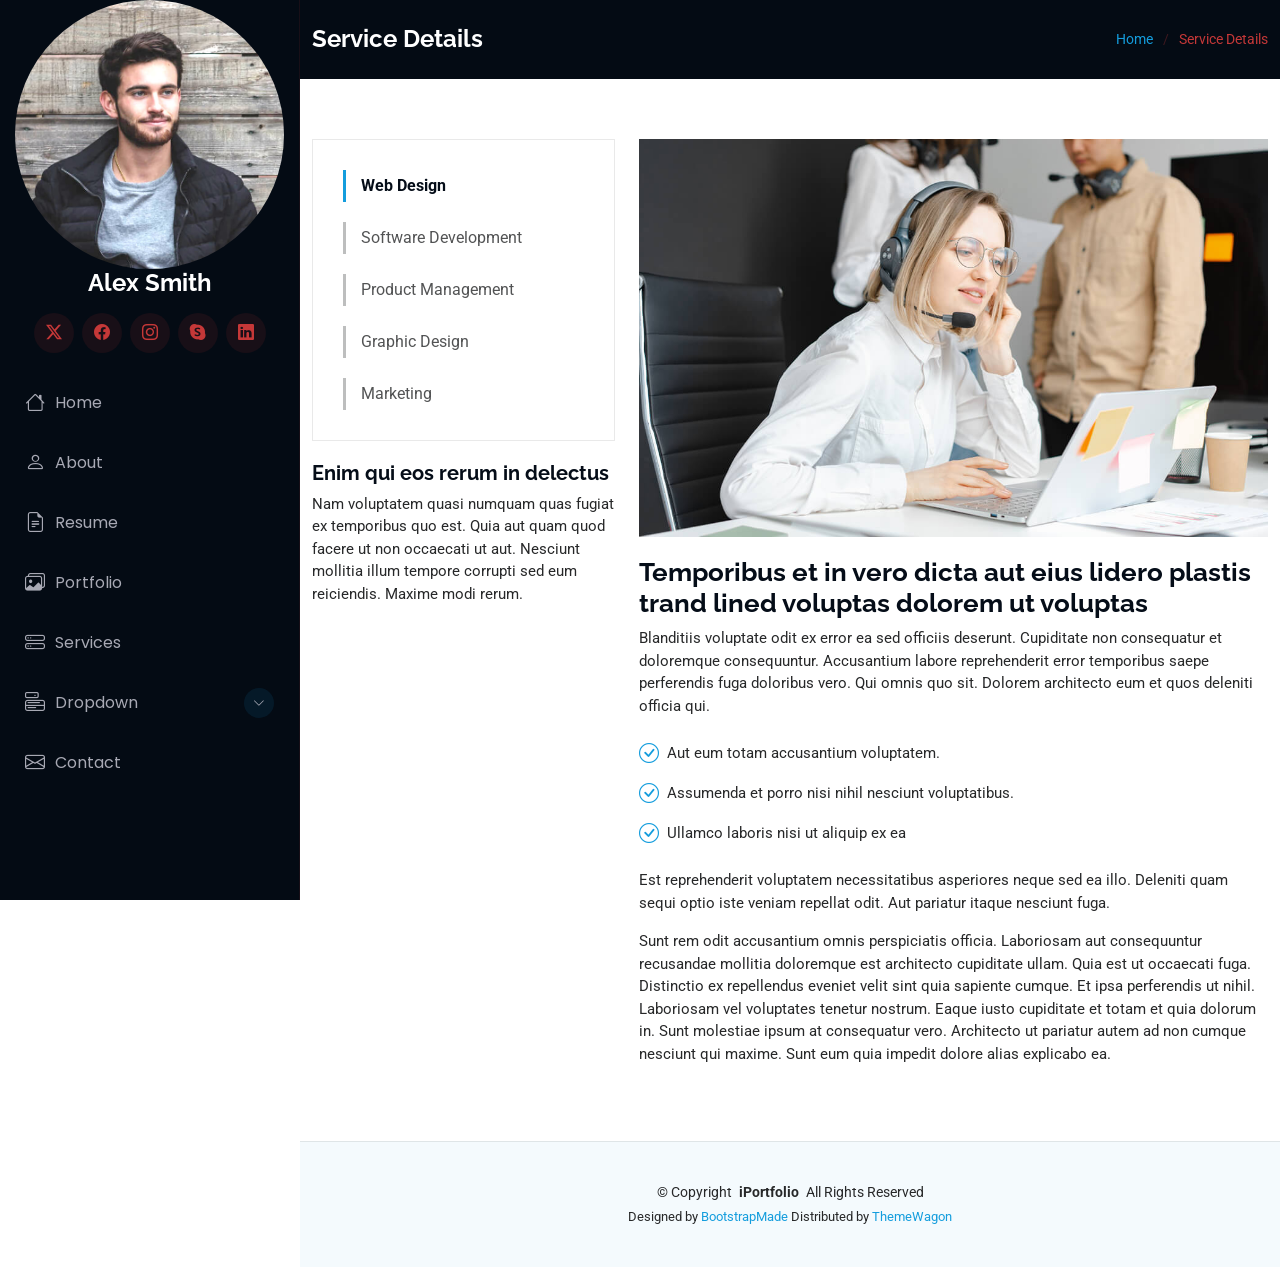
<file: service-details.html>
<!DOCTYPE html>
<html lang="en">

<head>
  <meta charset="utf-8">
  <meta content="width=device-width, initial-scale=1.0" name="viewport">
  <title>Service Details - iPortfolio Bootstrap Template</title>
  <meta content="" name="description">
  <meta content="" name="keywords">

  <!-- Favicons -->
  <link href="assets/img/favicon.png" rel="icon">
  <link href="assets/img/apple-touch-icon.png" rel="apple-touch-icon">

  <!-- Fonts -->
  <link href="https://fonts.googleapis.com" rel="preconnect">
  <link href="https://fonts.gstatic.com" rel="preconnect" crossorigin>
  <link href="https://fonts.googleapis.com/css2?family=Roboto:ital,wght@0,100;0,300;0,400;0,500;0,700;0,900;1,100;1,300;1,400;1,500;1,700;1,900&family=Poppins:ital,wght@0,100;0,200;0,300;0,400;0,500;0,600;0,700;0,800;0,900;1,100;1,200;1,300;1,400;1,500;1,600;1,700;1,800;1,900&family=Raleway:ital,wght@0,100;0,200;0,300;0,400;0,500;0,600;0,700;0,800;0,900;1,100;1,200;1,300;1,400;1,500;1,600;1,700;1,800;1,900&display=swap" rel="stylesheet">

  <!-- Vendor CSS Files -->
  <link href="assets/vendor/bootstrap/css/bootstrap.min.css" rel="stylesheet">
  <link href="assets/vendor/bootstrap-icons/bootstrap-icons.css" rel="stylesheet">
  <link href="assets/vendor/aos/aos.css" rel="stylesheet">
  <link href="assets/vendor/glightbox/css/glightbox.min.css" rel="stylesheet">
  <link href="assets/vendor/swiper/swiper-bundle.min.css" rel="stylesheet">

  <!-- Main CSS File -->
  <link href="assets/css/main.css" rel="stylesheet">

  <!-- =======================================================
  * Template Name: iPortfolio
  * Template URL: https://bootstrapmade.com/iportfolio-bootstrap-portfolio-websites-template/
  * Updated: Jun 29 2024 with Bootstrap v5.3.3
  * Author: BootstrapMade.com
  * License: https://bootstrapmade.com/license/
  ======================================================== -->
</head>

<body class="service-details-page">

  <header id="header" class="header dark-background d-flex flex-column">
    <i class="header-toggle d-xl-none bi bi-list"></i>

    <div class="profile-img">
      <img src="assets/img/my-profile-img.jpg" alt="" class="img-fluid rounded-circle">
    </div>

    <a href="index.html" class="logo d-flex align-items-center justify-content-center">
      <!-- Uncomment the line below if you also wish to use an image logo -->
      <!-- <img src="assets/img/logo.png" alt=""> -->
      <h1 class="sitename">Alex Smith</h1>
    </a>

    <div class="social-links text-center">
      <a href="#" class="twitter"><i class="bi bi-twitter-x"></i></a>
      <a href="#" class="facebook"><i class="bi bi-facebook"></i></a>
      <a href="#" class="instagram"><i class="bi bi-instagram"></i></a>
      <a href="#" class="google-plus"><i class="bi bi-skype"></i></a>
      <a href="#" class="linkedin"><i class="bi bi-linkedin"></i></a>
    </div>

    <nav id="navmenu" class="navmenu">
      <ul>
        <li><a href="#hero"><i class="bi bi-house navicon"></i>Home</a></li>
        <li><a href="#about"><i class="bi bi-person navicon"></i> About</a></li>
        <li><a href="#resume"><i class="bi bi-file-earmark-text navicon"></i> Resume</a></li>
        <li><a href="#portfolio"><i class="bi bi-images navicon"></i> Portfolio</a></li>
        <li><a href="#services"><i class="bi bi-hdd-stack navicon"></i> Services</a></li>
        <li class="dropdown"><a href="#"><i class="bi bi-menu-button navicon"></i> <span>Dropdown</span> <i class="bi bi-chevron-down toggle-dropdown"></i></a>
          <ul>
            <li><a href="#">Dropdown 1</a></li>
            <li class="dropdown"><a href="#"><span>Deep Dropdown</span> <i class="bi bi-chevron-down toggle-dropdown"></i></a>
              <ul>
                <li><a href="#">Deep Dropdown 1</a></li>
                <li><a href="#">Deep Dropdown 2</a></li>
                <li><a href="#">Deep Dropdown 3</a></li>
                <li><a href="#">Deep Dropdown 4</a></li>
                <li><a href="#">Deep Dropdown 5</a></li>
              </ul>
            </li>
            <li><a href="#">Dropdown 2</a></li>
            <li><a href="#">Dropdown 3</a></li>
            <li><a href="#">Dropdown 4</a></li>
          </ul>
        </li>
        <li><a href="#contact"><i class="bi bi-envelope navicon"></i> Contact</a></li>
      </ul>
    </nav>

  </header>

  <main class="main">

    <!-- Page Title -->
    <div class="page-title dark-background">
      <div class="container d-lg-flex justify-content-between align-items-center">
        <h1 class="mb-2 mb-lg-0">Service Details</h1>
        <nav class="breadcrumbs">
          <ol>
            <li><a href="index.html">Home</a></li>
            <li class="current">Service Details</li>
          </ol>
        </nav>
      </div>
    </div><!-- End Page Title -->

    <!-- Service Details Section -->
    <section id="service-details" class="service-details section">

      <div class="container">

        <div class="row gy-4">

          <div class="col-lg-4" data-aos="fade-up" data-aos-delay="100">
            <div class="services-list">
              <a href="#" class="active">Web Design</a>
              <a href="#">Software Development</a>
              <a href="#">Product Management</a>
              <a href="#">Graphic Design</a>
              <a href="#">Marketing</a>
            </div>

            <h4>Enim qui eos rerum in delectus</h4>
            <p>Nam voluptatem quasi numquam quas fugiat ex temporibus quo est. Quia aut quam quod facere ut non occaecati ut aut. Nesciunt mollitia illum tempore corrupti sed eum reiciendis. Maxime modi rerum.</p>
          </div>

          <div class="col-lg-8" data-aos="fade-up" data-aos-delay="200">
            <img src="assets/img/services.jpg" alt="" class="img-fluid services-img">
            <h3>Temporibus et in vero dicta aut eius lidero plastis trand lined voluptas dolorem ut voluptas</h3>
            <p>
              Blanditiis voluptate odit ex error ea sed officiis deserunt. Cupiditate non consequatur et doloremque consequuntur. Accusantium labore reprehenderit error temporibus saepe perferendis fuga doloribus vero. Qui omnis quo sit. Dolorem architecto eum et quos deleniti officia qui.
            </p>
            <ul>
              <li><i class="bi bi-check-circle"></i> <span>Aut eum totam accusantium voluptatem.</span></li>
              <li><i class="bi bi-check-circle"></i> <span>Assumenda et porro nisi nihil nesciunt voluptatibus.</span></li>
              <li><i class="bi bi-check-circle"></i> <span>Ullamco laboris nisi ut aliquip ex ea</span></li>
            </ul>
            <p>
              Est reprehenderit voluptatem necessitatibus asperiores neque sed ea illo. Deleniti quam sequi optio iste veniam repellat odit. Aut pariatur itaque nesciunt fuga.
            </p>
            <p>
              Sunt rem odit accusantium omnis perspiciatis officia. Laboriosam aut consequuntur recusandae mollitia doloremque est architecto cupiditate ullam. Quia est ut occaecati fuga. Distinctio ex repellendus eveniet velit sint quia sapiente cumque. Et ipsa perferendis ut nihil. Laboriosam vel voluptates tenetur nostrum. Eaque iusto cupiditate et totam et quia dolorum in. Sunt molestiae ipsum at consequatur vero. Architecto ut pariatur autem ad non cumque nesciunt qui maxime. Sunt eum quia impedit dolore alias explicabo ea.
            </p>
          </div>

        </div>

      </div>

    </section><!-- /Service Details Section -->

  </main>

  <footer id="footer" class="footer position-relative light-background">

    <div class="container">
      <div class="copyright text-center ">
        <p>© <span>Copyright</span> <strong class="px-1 sitename">iPortfolio</strong> <span>All Rights Reserved</span></p>
      </div>
      <div class="credits">
        <!-- All the links in the footer should remain intact. -->
        <!-- You can delete the links only if you've purchased the pro version. -->
        <!-- Licensing information: https://bootstrapmade.com/license/ -->
        <!-- Purchase the pro version with working PHP/AJAX contact form: [buy-url] -->
        Designed by <a href="https://bootstrapmade.com/">BootstrapMade</a> Distributed by <a href="https://themewagon.com">ThemeWagon</a>
      </div>
    </div>

  </footer>

  <!-- Scroll Top -->
  <a href="#" id="scroll-top" class="scroll-top d-flex align-items-center justify-content-center"><i class="bi bi-arrow-up-short"></i></a>

  <!-- Preloader -->
  <div id="preloader"></div>

  <!-- Vendor JS Files -->
  <script src="assets/vendor/bootstrap/js/bootstrap.bundle.min.js"></script>
  <script src="assets/vendor/php-email-form/validate.js"></script>
  <script src="assets/vendor/aos/aos.js"></script>
  <script src="assets/vendor/typed.js/typed.umd.js"></script>
  <script src="assets/vendor/purecounter/purecounter_vanilla.js"></script>
  <script src="assets/vendor/waypoints/noframework.waypoints.js"></script>
  <script src="assets/vendor/glightbox/js/glightbox.min.js"></script>
  <script src="assets/vendor/imagesloaded/imagesloaded.pkgd.min.js"></script>
  <script src="assets/vendor/isotope-layout/isotope.pkgd.min.js"></script>
  <script src="assets/vendor/swiper/swiper-bundle.min.js"></script>

  <!-- Main JS File -->
  <script src="assets/js/main.js"></script>

</body>

</html>
</file>
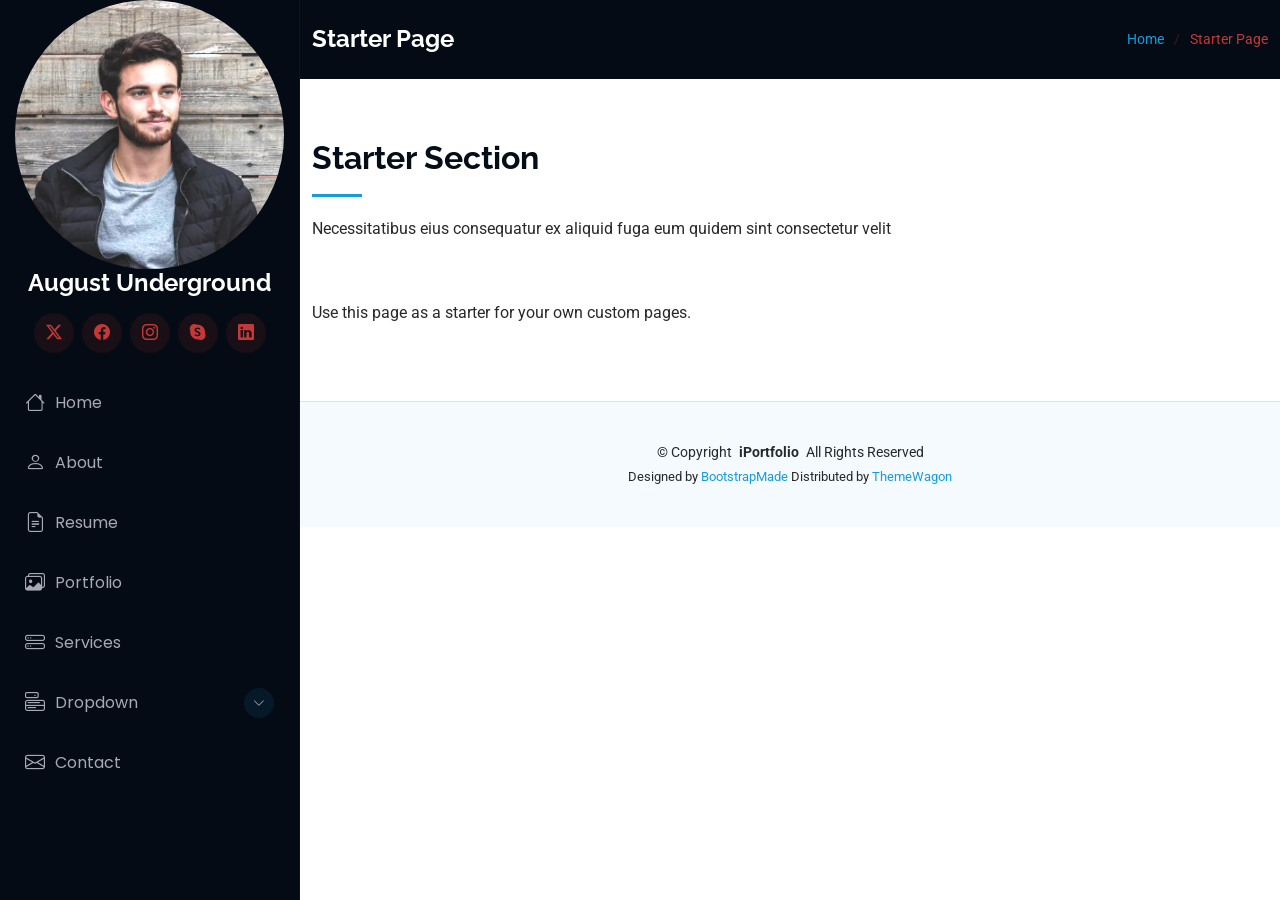
<file: starter-page.html>
<!DOCTYPE html>
<html lang="en">

<head>
  <meta charset="utf-8">
  <meta content="width=device-width, initial-scale=1.0" name="viewport">
  <title>Starter Page - iPortfolio Bootstrap Template</title>
  <meta content="" name="description">
  <meta content="" name="keywords">

  <!-- Favicons -->
  <link href="assets/img/favicon.png" rel="icon">
  <link href="assets/img/apple-touch-icon.png" rel="apple-touch-icon">

  <!-- Fonts -->
  <link href="https://fonts.googleapis.com" rel="preconnect">
  <link href="https://fonts.gstatic.com" rel="preconnect" crossorigin>
  <link
    href="https://fonts.googleapis.com/css2?family=Roboto:ital,wght@0,100;0,300;0,400;0,500;0,700;0,900;1,100;1,300;1,400;1,500;1,700;1,900&family=Poppins:ital,wght@0,100;0,200;0,300;0,400;0,500;0,600;0,700;0,800;0,900;1,100;1,200;1,300;1,400;1,500;1,600;1,700;1,800;1,900&family=Raleway:ital,wght@0,100;0,200;0,300;0,400;0,500;0,600;0,700;0,800;0,900;1,100;1,200;1,300;1,400;1,500;1,600;1,700;1,800;1,900&display=swap"
    rel="stylesheet">

  <!-- Vendor CSS Files -->
  <link href="assets/vendor/bootstrap/css/bootstrap.min.css" rel="stylesheet">
  <link href="assets/vendor/bootstrap-icons/bootstrap-icons.css" rel="stylesheet">
  <link href="assets/vendor/aos/aos.css" rel="stylesheet">
  <link href="assets/vendor/glightbox/css/glightbox.min.css" rel="stylesheet">
  <link href="assets/vendor/swiper/swiper-bundle.min.css" rel="stylesheet">

  <!-- Main CSS File -->
  <link href="assets/css/main.css" rel="stylesheet">

  <!-- =======================================================
  * Template Name: iPortfolio
  * Template URL: https://bootstrapmade.com/iportfolio-bootstrap-portfolio-websites-template/
  * Updated: Jun 29 2024 with Bootstrap v5.3.3
  * Author: BootstrapMade.com
  * License: https://bootstrapmade.com/license/
  ======================================================== -->
</head>

<body class="starter-page-page">

  <header id="header" class="header dark-background d-flex flex-column">
    <i class="header-toggle d-xl-none bi bi-list"></i>

    <div class="profile-img">
      <img src="assets/img/my-profile-img.jpg" alt="" class="img-fluid rounded-circle">
    </div>

    <a href="index.html" class="logo d-flex align-items-center justify-content-center">
      <!-- Uncomment the line below if you also wish to use an image logo -->
      <!-- <img src="assets/img/logo.png" alt=""> -->
      <h1 class="sitename">August Underground</h1>
    </a>

    <div class="social-links text-center">
      <a href="#" class="twitter"><i class="bi bi-twitter-x"></i></a>
      <a href="#" class="facebook"><i class="bi bi-facebook"></i></a>
      <a href="#" class="instagram"><i class="bi bi-instagram"></i></a>
      <a href="#" class="google-plus"><i class="bi bi-skype"></i></a>
      <a href="#" class="linkedin"><i class="bi bi-linkedin"></i></a>
    </div>

    <nav id="navmenu" class="navmenu">
      <ul>
        <li><a href="#hero"><i class="bi bi-house navicon"></i>Home</a></li>
        <li><a href="#about"><i class="bi bi-person navicon"></i> About</a></li>
        <li><a href="#resume"><i class="bi bi-file-earmark-text navicon"></i> Resume</a></li>
        <li><a href="#portfolio"><i class="bi bi-images navicon"></i> Portfolio</a></li>
        <li><a href="#services"><i class="bi bi-hdd-stack navicon"></i> Services</a></li>
        <li class="dropdown"><a href="#"><i class="bi bi-menu-button navicon"></i> <span>Dropdown</span> <i
              class="bi bi-chevron-down toggle-dropdown"></i></a>
          <ul>
            <li><a href="#">Dropdown 1</a></li>
            <li class="dropdown"><a href="#"><span>Deep Dropdown</span> <i
                  class="bi bi-chevron-down toggle-dropdown"></i></a>
              <ul>
                <li><a href="#">Deep Dropdown 1</a></li>
                <li><a href="#">Deep Dropdown 2</a></li>
                <li><a href="#">Deep Dropdown 3</a></li>
                <li><a href="#">Deep Dropdown 4</a></li>
                <li><a href="#">Deep Dropdown 5</a></li>
              </ul>
            </li>
            <li><a href="#">Dropdown 2</a></li>
            <li><a href="#">Dropdown 3</a></li>
            <li><a href="#">Dropdown 4</a></li>
          </ul>
        </li>
        <li><a href="#contact"><i class="bi bi-envelope navicon"></i> Contact</a></li>
      </ul>
    </nav>

  </header>

  <main class="main">

    <!-- Page Title -->
    <div class="page-title dark-background">
      <div class="container d-lg-flex justify-content-between align-items-center">
        <h1 class="mb-2 mb-lg-0">Starter Page</h1>
        <nav class="breadcrumbs">
          <ol>
            <li><a href="index.html">Home</a></li>
            <li class="current">Starter Page</li>
          </ol>
        </nav>
      </div>
    </div><!-- End Page Title -->

    <!-- Starter Section Section -->
    <section id="starter-section" class="starter-section section">

      <!-- Section Title -->
      <div class="container section-title" data-aos="fade-up">
        <h2>Starter Section</h2>
        <p>Necessitatibus eius consequatur ex aliquid fuga eum quidem sint consectetur velit</p>
      </div><!-- End Section Title -->

      <div class="container" data-aos="fade-up">
        <p>Use this page as a starter for your own custom pages.</p>
      </div>

    </section><!-- /Starter Section Section -->

  </main>

  <footer id="footer" class="footer position-relative light-background">

    <div class="container">
      <div class="copyright text-center ">
        <p>© <span>Copyright</span> <strong class="px-1 sitename">iPortfolio</strong> <span>All Rights Reserved</span>
        </p>
      </div>
      <div class="credits">
        <!-- All the links in the footer should remain intact. -->
        <!-- You can delete the links only if you've purchased the pro version. -->
        <!-- Licensing information: https://bootstrapmade.com/license/ -->
        <!-- Purchase the pro version with working PHP/AJAX contact form: [buy-url] -->
        Designed by <a href="https://bootstrapmade.com/">BootstrapMade</a> Distributed by <a
          href="https://themewagon.com">ThemeWagon</a>
      </div>
    </div>

  </footer>

  <!-- Scroll Top -->
  <a href="#" id="scroll-top" class="scroll-top d-flex align-items-center justify-content-center"><i
      class="bi bi-arrow-up-short"></i></a>

  <!-- Preloader -->
  <div id="preloader"></div>

  <!-- Vendor JS Files -->
  <script src="assets/vendor/bootstrap/js/bootstrap.bundle.min.js"></script>
  <script src="assets/vendor/php-email-form/validate.js"></script>
  <script src="assets/vendor/aos/aos.js"></script>
  <script src="assets/vendor/typed.js/typed.umd.js"></script>
  <script src="assets/vendor/purecounter/purecounter_vanilla.js"></script>
  <script src="assets/vendor/waypoints/noframework.waypoints.js"></script>
  <script src="assets/vendor/glightbox/js/glightbox.min.js"></script>
  <script src="assets/vendor/imagesloaded/imagesloaded.pkgd.min.js"></script>
  <script src="assets/vendor/isotope-layout/isotope.pkgd.min.js"></script>
  <script src="assets/vendor/swiper/swiper-bundle.min.js"></script>

  <!-- Main JS File -->
  <script src="assets/js/main.js"></script>

</body>

</html>
</file>
<file: assets/css/main.css>
/**
* Template Name: iPortfolio
* Template URL: https://bootstrapmade.com/iportfolio-bootstrap-portfolio-websites-template/
* Updated: Jun 29 2024 with Bootstrap v5.3.3
* Author: BootstrapMade.com
* License: https://bootstrapmade.com/license/
*/

/*--------------------------------------------------------------
# Font & Color Variables
# Help: https://bootstrapmade.com/color-system/
--------------------------------------------------------------*/
/* Fonts */
:root {
  --default-font: "Roboto", system-ui, -apple-system, "Segoe UI", Roboto, "Helvetica Neue", Arial, "Noto Sans", "Liberation Sans", sans-serif, "Apple Color Emoji", "Segoe UI Emoji", "Segoe UI Symbol", "Noto Color Emoji";
  --heading-font: "Raleway", sans-serif;
  --nav-font: "Poppins", sans-serif;
}

/* Global Colors - The following color variables are used throughout the website. Updating them here will change the color scheme of the entire website */
:root {
  --background-color: #ffffff;
  /* Background color for the entire website, including individual sections */
  --default-color: #272829;
  /* Default color used for the majority of the text content across the entire website */
  --heading-color: #050d18;
  /* Color for headings, subheadings and title throughout the website */
  --accent-color: #149ddd;
  /* Accent color that represents your brand on the website. It's used for buttons, links, and other elements that need to stand out */
  --surface-color: #ffffff;
  /* The surface color is used as a background of boxed elements within sections, such as cards, icon boxes, or other elements that require a visual separation from the global background. */
  --contrast-color: #ffffff;
  /* Contrast color for text, ensuring readability against backgrounds of accent, heading, or default colors. */
}

/* Nav Menu Colors - The following color variables are used specifically for the navigation menu. They are separate from the global colors to allow for more customization options */
:root {
  --nav-color: #a8a9b4;
  /* The default color of the main navmenu links */
  --nav-hover-color: #ffffff;
  /* Applied to main navmenu links when they are hovered over or active */
  --nav-mobile-background-color: #040b14;
  /* Used as the background color for mobile navigation menu */
  --nav-dropdown-background-color: #040b14;
  /* Used as the background color for dropdown items that appear when hovering over primary navigation items */
  --nav-dropdown-color: #a8a9b4;
  /* Used for navigation links of the dropdown items in the navigation menu. */
  --nav-dropdown-hover-color: #ffffff;
  /* Similar to --nav-hover-color, this color is applied to dropdown navigation links when they are hovered over. */
}

/* Color Presets - These classes override global colors when applied to any section or element, providing reuse of the sam color scheme. */

.light-background {
  --background-color: #f4fafd;
  --surface-color: #ffffff;
}

.dark-background {
  --background-color: #040b14;
  --default-color: #c53838;
  --heading-color: #ffffff;
  --surface-color: #151f2b;
  --contrast-color: #ffffff;
}

/* Smooth scroll */
:root {
  scroll-behavior: smooth;
}

/*--------------------------------------------------------------
# General Styling & Shared Classes
--------------------------------------------------------------*/
body {
  color: var(--default-color);
  background-color: var(--background-color);
  font-family: var(--default-font);
}

a {
  color: var(--accent-color);
  text-decoration: none;
  transition: 0.3s;
}

a:hover {
  color: color-mix(in srgb, var(--accent-color), transparent 25%);
  text-decoration: none;
}

h1,
h2,
h3,
h4,
h5,
h6 {
  color: var(--heading-color);
  font-family: var(--heading-font);
}

/* PHP Email Form Messages
------------------------------*/
.php-email-form .error-message {
  display: none;
  background: #df1529;
  color: #ffffff;
  text-align: left;
  padding: 15px;
  margin-bottom: 24px;
  font-weight: 600;
}

.php-email-form .sent-message {
  display: none;
  color: #ffffff;
  background: #059652;
  text-align: center;
  padding: 15px;
  margin-bottom: 24px;
  font-weight: 600;
}

.php-email-form .loading {
  display: none;
  background: var(--surface-color);
  text-align: center;
  padding: 15px;
  margin-bottom: 24px;
}

.php-email-form .loading:before {
  content: "";
  display: inline-block;
  border-radius: 50%;
  width: 24px;
  height: 24px;
  margin: 0 10px -6px 0;
  border: 3px solid var(--accent-color);
  border-top-color: var(--surface-color);
  animation: php-email-form-loading 1s linear infinite;
}

@keyframes php-email-form-loading {
  0% {
    transform: rotate(0deg);
  }

  100% {
    transform: rotate(360deg);
  }
}

/*--------------------------------------------------------------
# Global Header
--------------------------------------------------------------*/
.header {
  color: var(--default-color);
  background-color: var(--background-color);
  position: fixed;
  top: 0;
  left: 0;
  bottom: 0;
  padding: 0 15px;
  width: 300px;
  transition: all ease-in-out 0.3s;
  overflow-y: auto;
  z-index: 997;
  border-right: 1px solid color-mix(in srgb, var(--default-color), transparent 90%);
}

.header .profile-jill img {
  margin: 15px auto;
  display: block;
  width: 120px;
  border: 8px solid color-mix(in srgb, var(--default-color), transparent 85%);
}

.header .logo {
  line-height: 1;
  margin-bottom: 15px;
}

.header .logo img {
  max-height: 32px;
  margin-right: 8px;
}

.header .logo h1 {
  font-size: 24px;
  margin: 0;
  font-weight: 700;
  color: var(--heading-color);
}

.header .social-links {
  margin: 0 0 20px 0;
}

.header .social-links a {
  font-size: 16px;
  display: inline-flex;
  align-items: center;
  justify-content: center;
  background: color-mix(in srgb, var(--default-color), transparent 90%);
  color: var(--default-color);
  margin: 0 2px;
  border-radius: 50%;
  text-align: center;
  width: 40px;
  height: 40px;
  transition: 0.3s;
}

.header .social-links a:hover {
  color: var(--contrast-color);
  background: var(--accent-color);
}

@media (min-width: 1200px) {

  .header~main,
  .header~#footer {
    margin-left: 300px;
  }
}

@media (max-width: 1199px) {
  .header {
    left: -100%;
  }
}

.header.header-show {
  left: 0;
}

.header .header-toggle {
  color: var(--contrast-color);
  background-color: var(--accent-color);
  font-size: 22px;
  display: flex;
  align-items: center;
  justify-content: center;
  width: 40px;
  height: 40px;
  border-radius: 50%;
  cursor: pointer;
  position: fixed;
  top: 15px;
  right: 15px;
  z-index: 9999;
  transition: background-color 0.3s;
}

.header .header-toggle:hover {
  color: var(--contrast-color);
  background-color: color-mix(in srgb, var(--accent-color) 90%, white 15%);
}

/*--------------------------------------------------------------
# Navigation Menu
--------------------------------------------------------------*/
.mobile-nav-toggle {
  display: none;
}

.navmenu {
  padding: 0;
  z-index: 9997;
}

.navmenu ul {
  list-style: none;
  padding: 0 0 20px 0;
  margin: 0;
}

.navmenu a,
.navmenu a:focus {
  color: var(--nav-color);
  padding: 15px 10px;
  font-family: var(--nav-font);
  font-size: 16px;
  font-weight: 400;
  display: flex;
  align-items: center;
  white-space: nowrap;
  transition: 0.3s;
  width: 100%;
}

.navmenu a .navicon,
.navmenu a:focus .navicon {
  font-size: 20px;
  margin-right: 10px;
}

.navmenu a .toggle-dropdown,
.navmenu a:focus .toggle-dropdown {
  font-size: 12px;
  line-height: 0;
  margin-left: auto;
  width: 30px;
  height: 30px;
  display: flex;
  align-items: center;
  justify-content: center;
  border-radius: 50%;
  transition: 0.3s;
  flex-shrink: 0;
  background-color: color-mix(in srgb, var(--accent-color), transparent 90%);
}

.navmenu a .toggle-dropdown:hover,
.navmenu a:focus .toggle-dropdown:hover {
  background-color: var(--accent-color);
  color: var(--contrast-color);
}

.navmenu a:hover,
.navmenu .active,
.navmenu .active:focus {
  color: var(--nav-hover-color);
}

.navmenu a:hover .navicon,
.navmenu .active .navicon,
.navmenu .active:focus .navicon {
  color: var(--accent-color);
}

.navmenu .active .toggle-dropdown,
.navmenu .active:focus .toggle-dropdown {
  background-color: var(--accent-color);
  color: var(--contrast-color);
  transform: rotate(180deg);
}

.navmenu .dropdown {
  display: block;
}

.navmenu .dropdown a,
.navmenu .dropdown a:focus {
  color: --nav-dropdown-color;
}

.navmenu .dropdown a:hover,
.navmenu .dropdown .active,
.navmenu .dropdown .active:focus {
  color: var(--nav-dropdown-hover-color);
}

.navmenu .dropdown ul {
  position: static;
  display: none;
  z-index: 99;
  padding: 5px 10px;
  margin: 5px 10px;
  background-color: var(--nav-dropdown-background-color);
  border: 1px solid color-mix(in srgb, var(--default-color), transparent 90%);
  box-shadow: none;
  transition: all 0.5s ease-in-out;
}

.navmenu .dropdown ul ul {
  background-color: rgba(33, 37, 41, 0.1);
}

.navmenu .dropdown>.dropdown-active {
  display: block;
  background-color: rgba(33, 37, 41, 0.03);
}

/*--------------------------------------------------------------
# Global Footer
--------------------------------------------------------------*/
.footer {
  color: var(--default-color);
  background-color: var(--background-color);
  font-size: 14px;
  padding: 40px 0;
  position: relative;
  border-top: 1px solid color-mix(in srgb, var(--default-color), transparent 90%);
}

.footer .copyright p {
  margin-bottom: 0;
}

.footer .credits {
  margin-top: 4px;
  font-size: 13px;
  text-align: center;
}

/*--------------------------------------------------------------
# Preloader
--------------------------------------------------------------*/
#preloader {
  position: fixed;
  inset: 0;
  z-index: 999999;
  overflow: hidden;
  background: var(--background-color);
  transition: all 0.6s ease-out;
}

#preloader:before {
  content: "";
  position: fixed;
  top: calc(50% - 30px);
  left: calc(50% - 30px);
  border: 6px solid #ffffff;
  border-color: var(--accent-color) transparent var(--accent-color) transparent;
  border-radius: 50%;
  width: 60px;
  height: 60px;
  animation: animate-preloader 1.5s linear infinite;
}

@keyframes animate-preloader {
  0% {
    transform: rotate(0deg);
  }

  100% {
    transform: rotate(360deg);
  }
}

/*--------------------------------------------------------------
# Scroll Top Button
--------------------------------------------------------------*/
.scroll-top {
  position: fixed;
  visibility: hidden;
  opacity: 0;
  right: 15px;
  bottom: -15px;
  z-index: 99999;
  background-color: var(--accent-color);
  width: 44px;
  height: 44px;
  border-radius: 50px;
  transition: all 0.4s;
}

.scroll-top i {
  font-size: 24px;
  color: var(--contrast-color);
  line-height: 0;
}

.scroll-top:hover {
  background-color: color-mix(in srgb, var(--accent-color), transparent 20%);
  color: var(--contrast-color);
}

.scroll-top.active {
  visibility: visible;
  opacity: 1;
  bottom: 15px;
}

/*--------------------------------------------------------------
# Disable aos animation delay on mobile devices
--------------------------------------------------------------*/
@media screen and (max-width: 768px) {
  [data-aos-delay] {
    transition-delay: 0 !important;
  }
}

/*--------------------------------------------------------------
# Global Page Titles & Breadcrumbs
--------------------------------------------------------------*/
.page-title {
  color: var(--default-color);
  background-color: var(--background-color);
  padding: 25px 0;
  position: relative;
}

.page-title h1 {
  font-size: 24px;
  font-weight: 700;
}

.page-title .breadcrumbs ol {
  display: flex;
  flex-wrap: wrap;
  list-style: none;
  padding: 0;
  margin: 0;
  font-size: 14px;
  font-weight: 400;
}

.page-title .breadcrumbs ol li+li {
  padding-left: 10px;
}

.page-title .breadcrumbs ol li+li::before {
  content: "/";
  display: inline-block;
  padding-right: 10px;
  color: color-mix(in srgb, var(--default-color), transparent 70%);
}

/*--------------------------------------------------------------
# Global Sections
--------------------------------------------------------------*/
section,
.section {
  color: var(--default-color);
  background-color: var(--background-color);
  padding: 60px 0;
  overflow: clip;
}

/*--------------------------------------------------------------
# Global Section Titles
--------------------------------------------------------------*/
.section-title {
  padding-bottom: 60px;
  position: relative;
}

.section-title h2 {
  font-size: 32px;
  font-weight: 700;
  margin-bottom: 20px;
  padding-bottom: 20px;
  position: relative;
}

.section-title h2:after {
  content: "";
  position: absolute;
  display: block;
  width: 50px;
  height: 3px;
  background: var(--accent-color);
  left: 0;
  bottom: 0;
}

.section-title p {
  margin-bottom: 0;
}

/*--------------------------------------------------------------
# Hero Section
--------------------------------------------------------------*/
.hero {
  width: 100%;
  min-height: 100vh;
  position: relative;
  padding: 80px 0;
  display: flex;
  align-items: center;
  justify-content: center;
}

.hero img {
  position: absolute;
  inset: 0;
  display: block;
  width: 100%;
  height: 100%;
  object-fit: cover;
  z-index: 1;
}

.hero:before {
  content: "";
  background: color-mix(in srgb, var(--background-color), transparent 70%);
  position: absolute;
  inset: 0;
  z-index: 2;
}

.hero .container {
  position: relative;
  z-index: 3;
}

.hero h2 {
  margin: 0;
  font-size: 64px;
  font-weight: 700;
}

.hero p {
  margin: 5px 0 0 0;
  font-size: 26px;
}

.hero p span {
  letter-spacing: 1px;
  border-bottom: 2px solid var(--accent-color);
}

.hero .social-links {
  margin-top: 25px;
}

.hero .social-links a {
  font-size: 24px;
  display: inline-block;
  color: color-mix(in srgb, var(--default-color), transparent 50%);
  line-height: 1;
  margin-right: 20px;
  transition: 0.3s;
}

.hero .social-links a:hover {
  color: var(--accent-color);
}

@media (max-width: 768px) {
  .hero h2 {
    font-size: 32px;
  }

  .hero p {
    font-size: 20px;
  }
}

/*--------------------------------------------------------------
# About Section
--------------------------------------------------------------*/
.about .content h2 {
  font-weight: 700;
  font-size: 24px;
}

.about .content ul {
  list-style: none;
  padding: 0;
}

.about .content ul li {
  margin-bottom: 20px;
  display: flex;
  align-items: center;
}

.about .content ul strong {
  margin-right: 10px;
}

.about .content ul i {
  font-size: 16px;
  margin-right: 5px;
  color: var(--accent-color);
  line-height: 0;
}

/*--------------------------------------------------------------
# Stats Section
--------------------------------------------------------------*/
.stats .stats-item {
  padding: 30px;
  width: 100%;
}

.stats .stats-item i {
  color: var(--accent-color);
  display: block;
  font-size: 44px;
  float: left;
  line-height: 0;
}

.stats .stats-item .purecounter {
  color: var(--heading-color);
  font-size: 48px;
  line-height: 40px;
  display: block;
  font-weight: 700;
  margin-left: 60px;
}

.stats .stats-item p {
  color: color-mix(in srgb, var(--default-color), transparent 40%);
  padding: 15px 0 0 0;
  margin: 0 0 0 60px;
  font-family: var(--heading-font);
  font-size: 14px;
}

/*--------------------------------------------------------------
# Skills Section
--------------------------------------------------------------*/
.skills .progress {
  height: 60px;
  display: block;
  background: none;
  border-radius: 0;
}

.skills .progress .skill {
  color: var(--heading-color);
  padding: 0;
  margin: 0 0 6px 0;
  text-transform: uppercase;
  display: block;
  font-weight: 600;
  font-family: var(--heading-font);
}

.skills .progress .skill .val {
  float: right;
  font-style: normal;
}

.skills .progress-bar-wrap {
  background: color-mix(in srgb, var(--default-color), transparent 90%);
  height: 10px;
}

.skills .progress-bar {
  width: 1px;
  height: 10px;
  transition: 0.9s;
  background-color: var(--accent-color);
}

/*--------------------------------------------------------------
# Resume Section
--------------------------------------------------------------*/
.resume .resume-title {
  color: var(--heading-color);
  font-size: 26px;
  font-weight: 700;
  margin-top: 20px;
  margin-bottom: 20px;
}

.resume .resume-item {
  padding: 0 0 20px 20px;
  margin-top: -2px;
  border-left: 2px solid var(--accent-color);
  position: relative;
}

.resume .resume-item h4 {
  line-height: 18px;
  font-size: 18px;
  font-weight: 600;
  text-transform: uppercase;
  color: color-mix(in srgb, var(--default-color), transparent 20%);
  margin-bottom: 10px;
}

.resume .resume-item h5 {
  font-size: 16px;
  padding: 5px 15px;
  display: inline-block;
  font-weight: 600;
  margin-bottom: 10px;
}

.resume .resume-item ul {
  padding-left: 20px;
}

.resume .resume-item ul li {
  padding-bottom: 10px;
}

.resume .resume-item:last-child {
  padding-bottom: 0;
}

.resume .resume-item::before {
  content: "";
  position: absolute;
  width: 16px;
  height: 16px;
  border-radius: 50px;
  left: -9px;
  top: 0;
  background: var(--background-color);
  border: 2px solid var(--accent-color);
}

/*--------------------------------------------------------------
# Portfolio Section
--------------------------------------------------------------*/
.portfolio .portfolio-filters {
  padding: 0;
  margin: 0 auto 20px auto;
  list-style: none;
  text-align: center;
}

.portfolio .portfolio-filters li {
  cursor: pointer;
  display: inline-block;
  padding: 0;
  font-size: 14px;
  font-weight: 400;
  margin: 0 10px;
  line-height: 1;
  text-transform: uppercase;
  margin-bottom: 10px;
  transition: all 0.3s ease-in-out;
}

.portfolio .portfolio-filters li:hover,
.portfolio .portfolio-filters li.filter-active {
  color: var(--accent-color);
}

.portfolio .portfolio-filters li:first-child {
  margin-left: 0;
}

.portfolio .portfolio-filters li:last-child {
  margin-right: 0;
}

@media (max-width: 575px) {
  .portfolio .portfolio-filters li {
    font-size: 14px;
    margin: 0 5px;
  }
}

.portfolio .portfolio-content {
  position: relative;
  overflow: hidden;
}

.portfolio .portfolio-content img {
  transition: 0.3s;
}

.portfolio .portfolio-content .portfolio-info {
  opacity: 0;
  position: absolute;
  inset: 0;
  z-index: 3;
  transition: all ease-in-out 0.3s;
  background: rgba(0, 0, 0, 0.6);
  padding: 15px;
}

.portfolio .portfolio-content .portfolio-info h4 {
  font-size: 14px;
  padding: 5px 10px;
  font-weight: 400;
  color: #ffffff;
  display: inline-block;
  background-color: var(--accent-color);
}

.portfolio .portfolio-content .portfolio-info p {
  position: absolute;
  bottom: 10px;
  text-align: center;
  display: inline-block;
  left: 0;
  right: 0;
  font-size: 16px;
  font-weight: 600;
  color: rgba(255, 255, 255, 0.8);
}

.portfolio .portfolio-content .portfolio-info .preview-link,
.portfolio .portfolio-content .portfolio-info .details-link {
  position: absolute;
  left: calc(50% - 40px);
  font-size: 26px;
  top: calc(50% - 14px);
  color: #fff;
  transition: 0.3s;
  line-height: 1.2;
}

.portfolio .portfolio-content .portfolio-info .preview-link:hover,
.portfolio .portfolio-content .portfolio-info .details-link:hover {
  color: var(--accent-color);
}

.portfolio .portfolio-content .portfolio-info .details-link {
  left: 50%;
  font-size: 34px;
  line-height: 0;
}

.portfolio .portfolio-content:hover .portfolio-info {
  opacity: 1;
}

.portfolio .portfolio-content:hover img {
  transform: scale(1.1);
}

/*--------------------------------------------------------------
# Services Section
--------------------------------------------------------------*/
.services .service-item {
  position: relative;
}

.services .service-item .icon {
  background: var(--accent-color);
  display: flex;
  align-items: center;
  justify-content: center;
  width: 54px;
  height: 54px;
  border-radius: 50%;
  transition: 0.5s;
  border: 1px solid var(--accent-color);
  margin-right: 20px;
}

.services .service-item .icon i {
  color: var(--contrast-color);
  font-size: 24px;
  line-height: 0;
}

.services .service-item:hover .icon {
  background: var(--surface-color);
}

.services .service-item:hover .icon i {
  color: var(--accent-color);
}

.services .service-item .title {
  font-weight: 700;
  margin-bottom: 15px;
  font-size: 18px;
}

.services .service-item .title a {
  color: var(--heading-color);
}

.services .service-item .title a:hover {
  color: var(--accent-color);
}

.services .service-item .description {
  line-height: 24px;
  font-size: 14px;
}

/*--------------------------------------------------------------
# Testimonials Section
--------------------------------------------------------------*/
.testimonials .testimonials-carousel,
.testimonials .testimonials-slider {
  overflow: hidden;
}

.testimonials .testimonial-item {
  box-sizing: content-box;
  text-align: center;
  min-height: 320px;
}

.testimonials .testimonial-item .testimonial-img {
  width: 90px;
  border-radius: 50%;
  margin: 0 auto;
}

.testimonials .testimonial-item h3 {
  font-size: 18px;
  font-weight: bold;
  margin: 10px 0 5px 0;
}

.testimonials .testimonial-item h4 {
  font-size: 14px;
  color: color-mix(in srgb, var(--default-color), transparent 20%);
  margin: 0;
}

.testimonials .testimonial-item .quote-icon-left,
.testimonials .testimonial-item .quote-icon-right {
  color: color-mix(in srgb, var(--accent-color), transparent 40%);
  font-size: 26px;
  line-height: 0;
}

.testimonials .testimonial-item .quote-icon-left {
  display: inline-block;
  left: -5px;
  position: relative;
}

.testimonials .testimonial-item .quote-icon-right {
  display: inline-block;
  right: -5px;
  position: relative;
  top: 10px;
  transform: scale(-1, -1);
}

.testimonials .testimonial-item p {
  font-style: italic;
  margin: 0 15px 15px 15px;
  padding: 20px;
  background-color: var(--surface-color);
  position: relative;
  margin-bottom: 35px;
  border-radius: 6px;
  box-shadow: 0px 2px 15px rgba(0, 0, 0, 0.1);
}

.testimonials .testimonial-item p::after {
  content: "";
  width: 0;
  height: 0;
  border-top: 20px solid var(--surface-color);
  border-right: 20px solid transparent;
  border-left: 20px solid transparent;
  position: absolute;
  bottom: -20px;
  left: calc(50% - 20px);
}

.testimonials .swiper-wrapper {
  height: auto;
}

.testimonials .swiper-pagination {
  margin-top: 40px;
  position: relative;
}

.testimonials .swiper-pagination .swiper-pagination-bullet {
  width: 12px;
  height: 12px;
  background-color: var(--background-color);
  opacity: 1;
  border: 1px solid var(--accent-color);
}

.testimonials .swiper-pagination .swiper-pagination-bullet-active {
  background-color: var(--accent-color);
}

/*--------------------------------------------------------------
# Contact Section
--------------------------------------------------------------*/
.contact .info-wrap {
  background-color: var(--surface-color);
  box-shadow: 0px 0px 20px rgba(0, 0, 0, 0.1);
  padding: 30px;
}

@media (max-width: 575px) {
  .contact .info-wrap {
    padding: 20px;
  }
}

.contact .info-item {
  margin-bottom: 40px;
}

.contact .info-item i {
  font-size: 20px;
  color: var(--accent-color);
  background: color-mix(in srgb, var(--accent-color), transparent 92%);
  width: 44px;
  height: 44px;
  display: flex;
  justify-content: center;
  align-items: center;
  border-radius: 50px;
  transition: all 0.3s ease-in-out;
  margin-right: 15px;
}

.contact .info-item h3 {
  padding: 0;
  font-size: 18px;
  font-weight: 700;
  margin-bottom: 5px;
}

.contact .info-item p {
  padding: 0;
  margin-bottom: 0;
  font-size: 14px;
}

.contact .info-item:hover i {
  background: var(--accent-color);
  color: var(--contrast-color);
}

.contact .php-email-form {
  background-color: var(--surface-color);
  height: 100%;
  padding: 30px;
  box-shadow: 0px 0px 20px rgba(0, 0, 0, 0.1);
}

@media (max-width: 575px) {
  .contact .php-email-form {
    padding: 20px;
  }
}

.contact .php-email-form input[type=text],
.contact .php-email-form input[type=email],
.contact .php-email-form textarea {
  font-size: 14px;
  padding: 10px 15px;
  box-shadow: none;
  border-radius: 0;
  color: var(--default-color);
  background-color: var(--surface-color);
  border-color: color-mix(in srgb, var(--default-color), transparent 80%);
}

.contact .php-email-form input[type=text]:focus,
.contact .php-email-form input[type=email]:focus,
.contact .php-email-form textarea:focus {
  border-color: var(--accent-color);
}

.contact .php-email-form input[type=text]::placeholder,
.contact .php-email-form input[type=email]::placeholder,
.contact .php-email-form textarea::placeholder {
  color: color-mix(in srgb, var(--default-color), transparent 70%);
}

.contact .php-email-form button[type=submit] {
  color: var(--contrast-color);
  background: var(--accent-color);
  border: 0;
  padding: 10px 30px;
  transition: 0.4s;
  border-radius: 50px;
}

.contact .php-email-form button[type=submit]:hover {
  background: color-mix(in srgb, var(--accent-color), transparent 25%);
}

/*--------------------------------------------------------------
# Portfolio Details Section
--------------------------------------------------------------*/
.portfolio-details .portfolio-details-slider img {
  width: 100%;
}

.portfolio-details .portfolio-details-slider .swiper-pagination {
  margin-top: 20px;
  position: relative;
}

.portfolio-details .portfolio-details-slider .swiper-pagination .swiper-pagination-bullet {
  width: 12px;
  height: 12px;
  background-color: color-mix(in srgb, var(--default-color), transparent 85%);
  opacity: 1;
}

.portfolio-details .portfolio-details-slider .swiper-pagination .swiper-pagination-bullet-active {
  background-color: var(--accent-color);
}

.portfolio-details .portfolio-info {
  padding: 30px;
  box-shadow: 0px 0 30px rgba(0, 0, 0, 0.1);
}

.portfolio-details .portfolio-info h3 {
  font-size: 22px;
  font-weight: 700;
  margin-bottom: 20px;
  padding-bottom: 20px;
  border-bottom: 1px solid color-mix(in srgb, var(--default-color), transparent 85%);
}

.portfolio-details .portfolio-info ul {
  list-style: none;
  padding: 0;
  font-size: 15px;
}

.portfolio-details .portfolio-info ul li+li {
  margin-top: 10px;
}

.portfolio-details .portfolio-description {
  padding-top: 30px;
}

.portfolio-details .portfolio-description h2 {
  font-size: 26px;
  font-weight: 700;
  margin-bottom: 20px;
}

.portfolio-details .portfolio-description p {
  padding: 0;
  color: color-mix(in srgb, var(--default-color), transparent 30%);
}

/*--------------------------------------------------------------
# Service Details Section
--------------------------------------------------------------*/
.service-details .services-list {
  padding: 10px 30px;
  border: 1px solid color-mix(in srgb, var(--default-color), transparent 90%);
  margin-bottom: 20px;
}

.service-details .services-list a {
  display: block;
  line-height: 1;
  padding: 8px 0 8px 15px;
  border-left: 3px solid color-mix(in srgb, var(--default-color), transparent 70%);
  margin: 20px 0;
  color: color-mix(in srgb, var(--default-color), transparent 20%);
  transition: 0.3s;
}

.service-details .services-list a.active {
  color: var(--heading-color);
  font-weight: 700;
  border-color: var(--accent-color);
}

.service-details .services-list a:hover {
  border-color: var(--accent-color);
}

.service-details .services-img {
  margin-bottom: 20px;
}

.service-details h3 {
  font-size: 26px;
  font-weight: 700;
}

.service-details h4 {
  font-size: 20px;
  font-weight: 700;
}

.service-details p {
  font-size: 15px;
}

.service-details ul {
  list-style: none;
  padding: 0;
  font-size: 15px;
}

.service-details ul li {
  padding: 5px 0;
  display: flex;
  align-items: center;
}

.service-details ul i {
  font-size: 20px;
  margin-right: 8px;
  color: var(--accent-color);
}

/*--------------------------------------------------------------
# Starter Section Section
--------------------------------------------------------------*/
.starter-section {
  /* Add your styles here */
}
</file>
